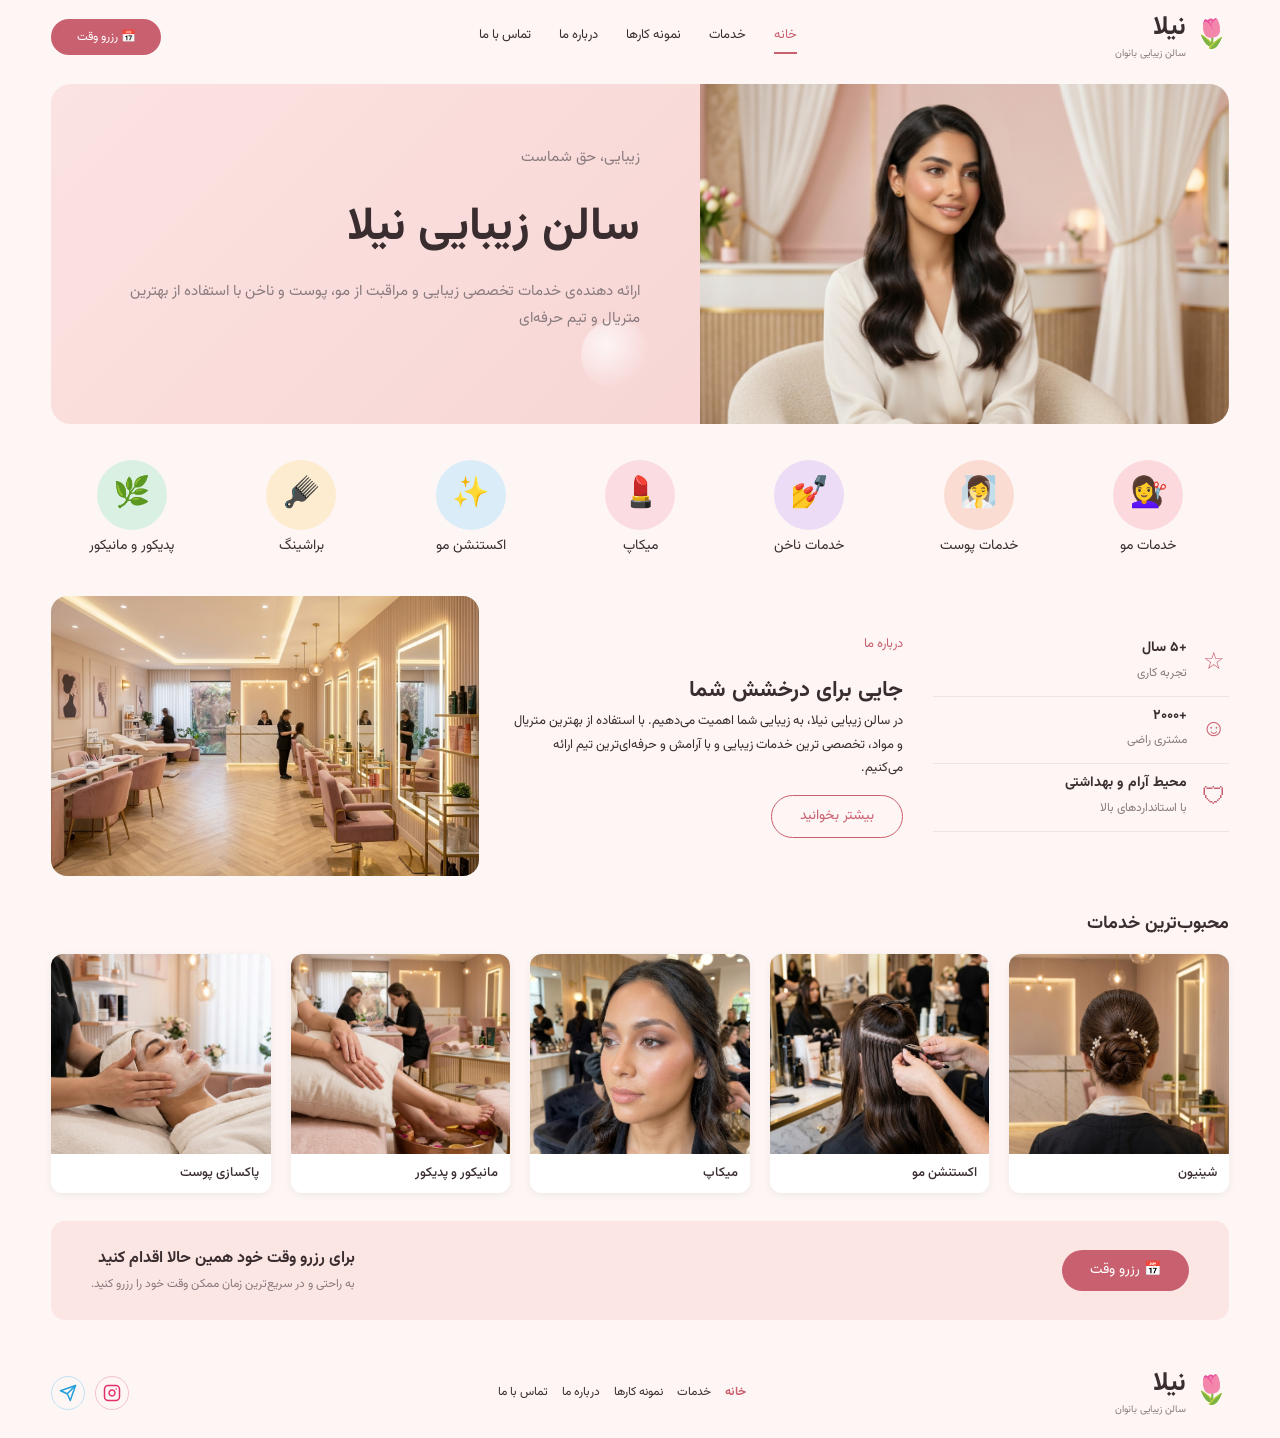
<file: index.html>
<!DOCTYPE html>
<html lang="en">
<head>
  <meta charset="UTF-8">
  <meta http-equiv="refresh"
content="0; url=saloon/arayesh.html">
  <title>Beauty Salon</title>
</head>
<body>
  <p>
    Redirecting ...
<a href="saloon/arayesh.html">Enter Website</a>
  </p>
</body>
</html>
</file>
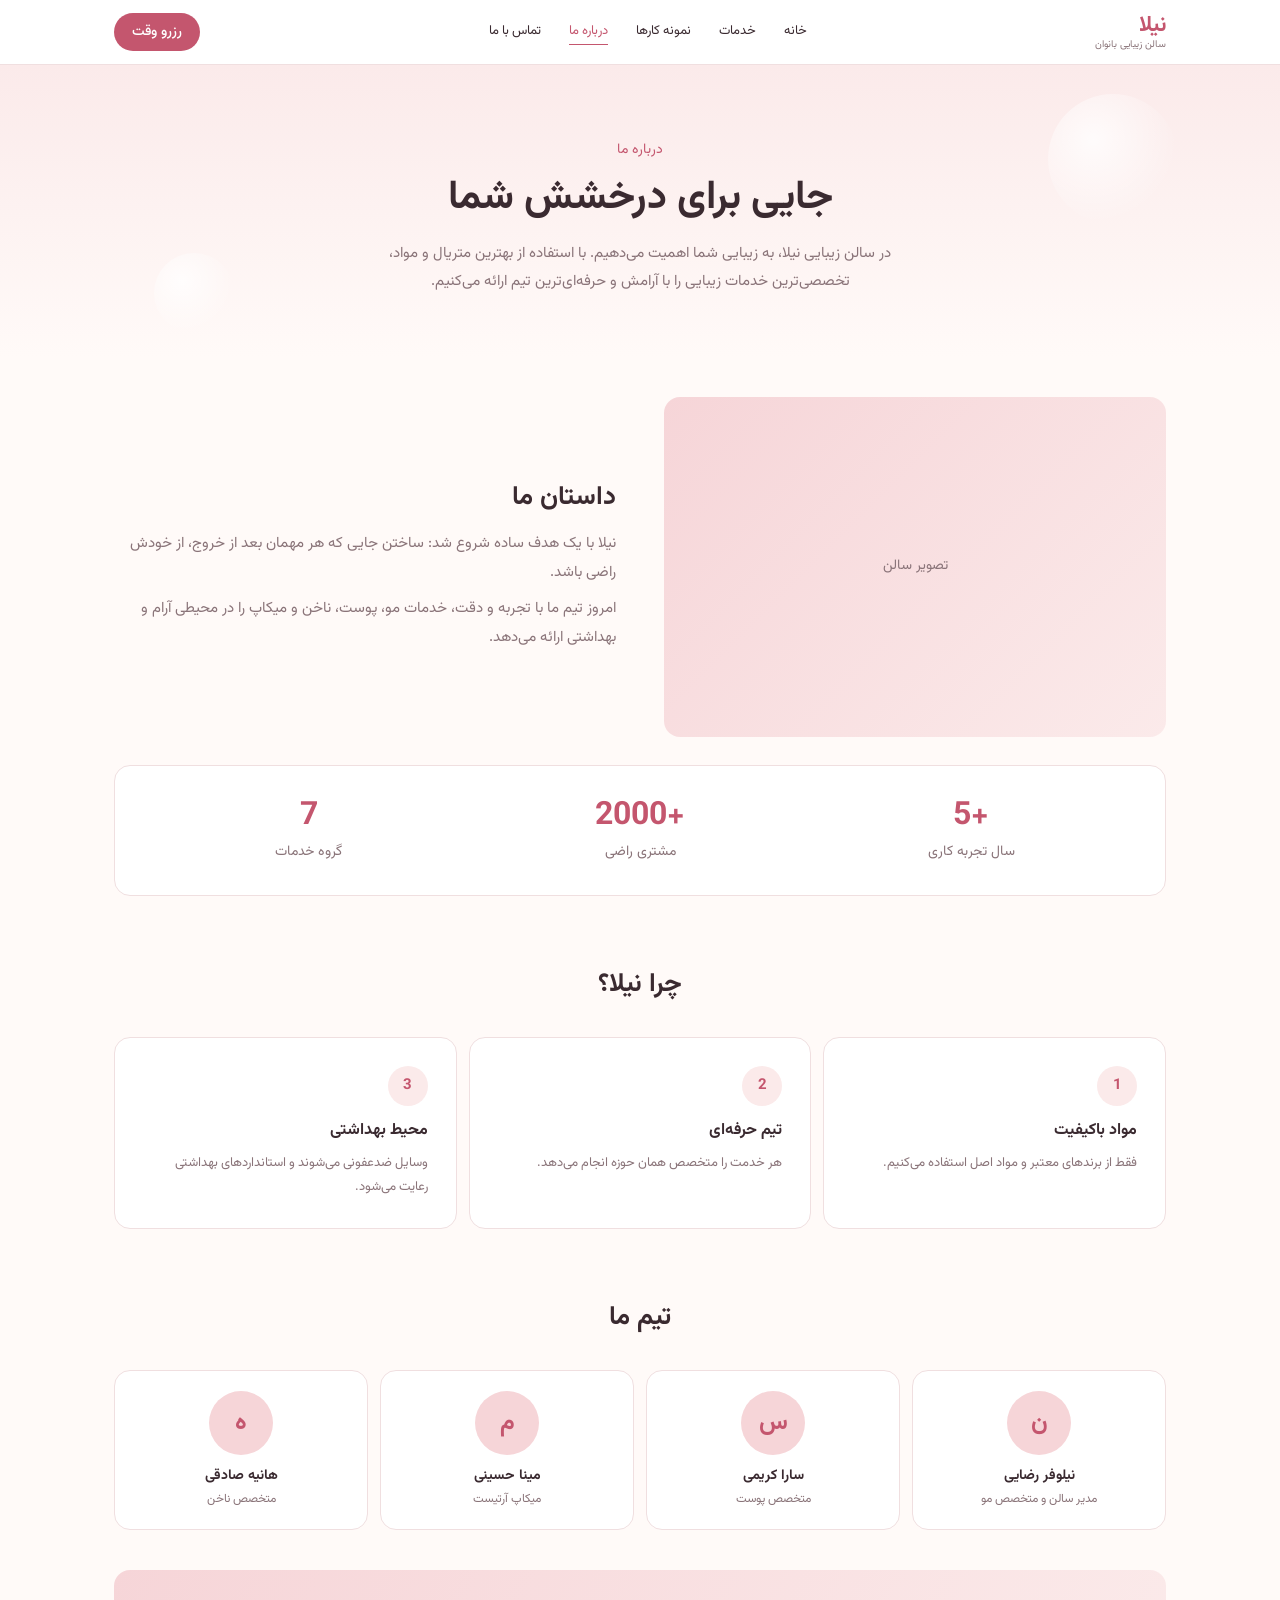
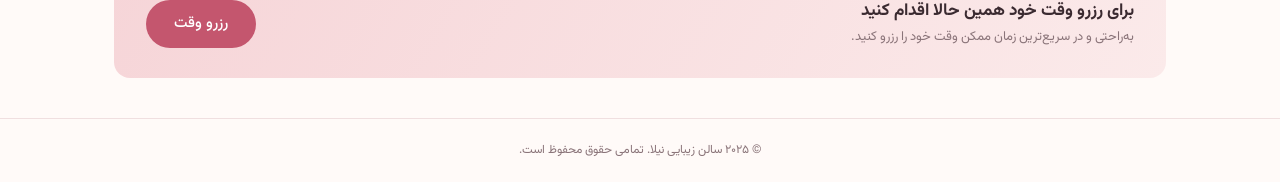
<file: saloon/aboutus.html>
<!DOCTYPE html>
<html lang="fa" dir="rtl">
<head>
  <meta charset="UTF-8">
  <meta name="viewport" content="width=device-width, initial-scale=1">
  <title>درباره ما | سالن زیبایی نیلا</title>
  <link href="https://fonts.googleapis.com/css2?family=Vazirmatn:wght@400;500;700&display=swap" rel="stylesheet">
  <link rel="stylesheet" href="styles/aboutus.css">
</head>
<body>

  <header class="header">
    <div class="wrap header-row">
      <a href="index.html" class="logo"><strong>نیلا</strong><small>سالن زیبایی بانوان</small></a>
      <nav class="menu">
        <a href="arayesh.html">خانه</a>
        <a href="service.html">خدمات</a>
        <a href="portofil.html">نمونه کارها</a>
        <a href="aboutus.html"  class="active">درباره ما</a>
        <a href="callus.html">تماس با ما</a>
      </nav>
      <a href="reserve.html" class="small-button">رزرو وقت</a>
    </div>
  </header>

  <main>

    
    <section class="hero">
      <div class="wrap">
        <p class="tag">درباره ما</p>
        <h1>جایی برای درخشش شما</h1>
        <p class="hero-text">در سالن زیبایی نیلا، به زیبایی شما اهمیت می‌دهیم. با استفاده از بهترین متریال و مواد، تخصصی‌ترین خدمات زیبایی را با آرامش و حرفه‌ای‌ترین تیم ارائه می‌کنیم.</p>
      </div>
    </section>

    
    <section class="wrap story">
      <div class="photo reveal">تصویر سالن</div>
      <div class="story-text reveal">
        <h2>داستان ما</h2>
        <p>نیلا با یک هدف ساده شروع شد: ساختن جایی که هر مهمان بعد از خروج، از خودش راضی باشد.</p>
        <p>امروز تیم ما با تجربه و دقت، خدمات مو، پوست، ناخن و میکاپ را در محیطی آرام و بهداشتی ارائه می‌دهد.</p>
      </div>
    </section>

    
    <section class="wrap">
      <div class="numbers reveal">
        <div><strong>+5</strong><span>سال تجربه کاری</span></div>
        <div><strong>+2000</strong><span>مشتری راضی</span></div>
        <div><strong>7</strong><span>گروه خدمات</span></div>
      </div>
    </section>

    
    <section class="wrap section">
      <h2 class="section-title">چرا نیلا؟</h2>
      <div class="cards">
        <div class="card reveal">
          <span class="icon">1</span>
          <h3>مواد باکیفیت</h3>
          <p>فقط از برندهای معتبر و مواد اصل استفاده می‌کنیم.</p>
        </div>
        <div class="card reveal">
          <span class="icon">2</span>
          <h3>تیم حرفه‌ای</h3>
          <p>هر خدمت را متخصص همان حوزه انجام می‌دهد.</p>
        </div>
        <div class="card reveal">
          <span class="icon">3</span>
          <h3>محیط بهداشتی</h3>
          <p>وسایل ضدعفونی می‌شوند و استانداردهای بهداشتی رعایت می‌شود.</p>
        </div>
      </div>
    </section>

    
    <section class="wrap section">
      <h2 class="section-title">تیم ما</h2>
      <div class="team">
        <div class="member reveal">
          <span class="avatar">ن</span>
          <h3>نیلوفر رضایی</h3>
          <p>مدیر سالن و متخصص مو</p>
        </div>
        <div class="member reveal">
          <span class="avatar">س</span>
          <h3>سارا کریمی</h3>
          <p>متخصص پوست</p>
        </div>
        <div class="member reveal">
          <span class="avatar">م</span>
          <h3>مینا حسینی</h3>
          <p>میکاپ آرتیست</p>
        </div>
        <div class="member reveal">
          <span class="avatar">ه</span>
          <h3>هانیه صادقی</h3>
          <p>متخصص ناخن</p>
        </div>
      </div>
    </section>

    
    <section class="wrap">
      <div class="cta reveal">
        <div>
          <h2>برای رزرو وقت خود همین حالا اقدام کنید</h2>
          <p>به‌راحتی و در سریع‌ترین زمان ممکن وقت خود را رزرو کنید.</p>
        </div>
        <a href="reserve.html" class="button">رزرو وقت</a>
      </div>
    </section>

  </main>

  <footer class="footer">
    <p>© ۲۰۲۵ سالن زیبایی نیلا. تمامی حقوق محفوظ است.</p>
  </footer>

</body>
</html>
</file>
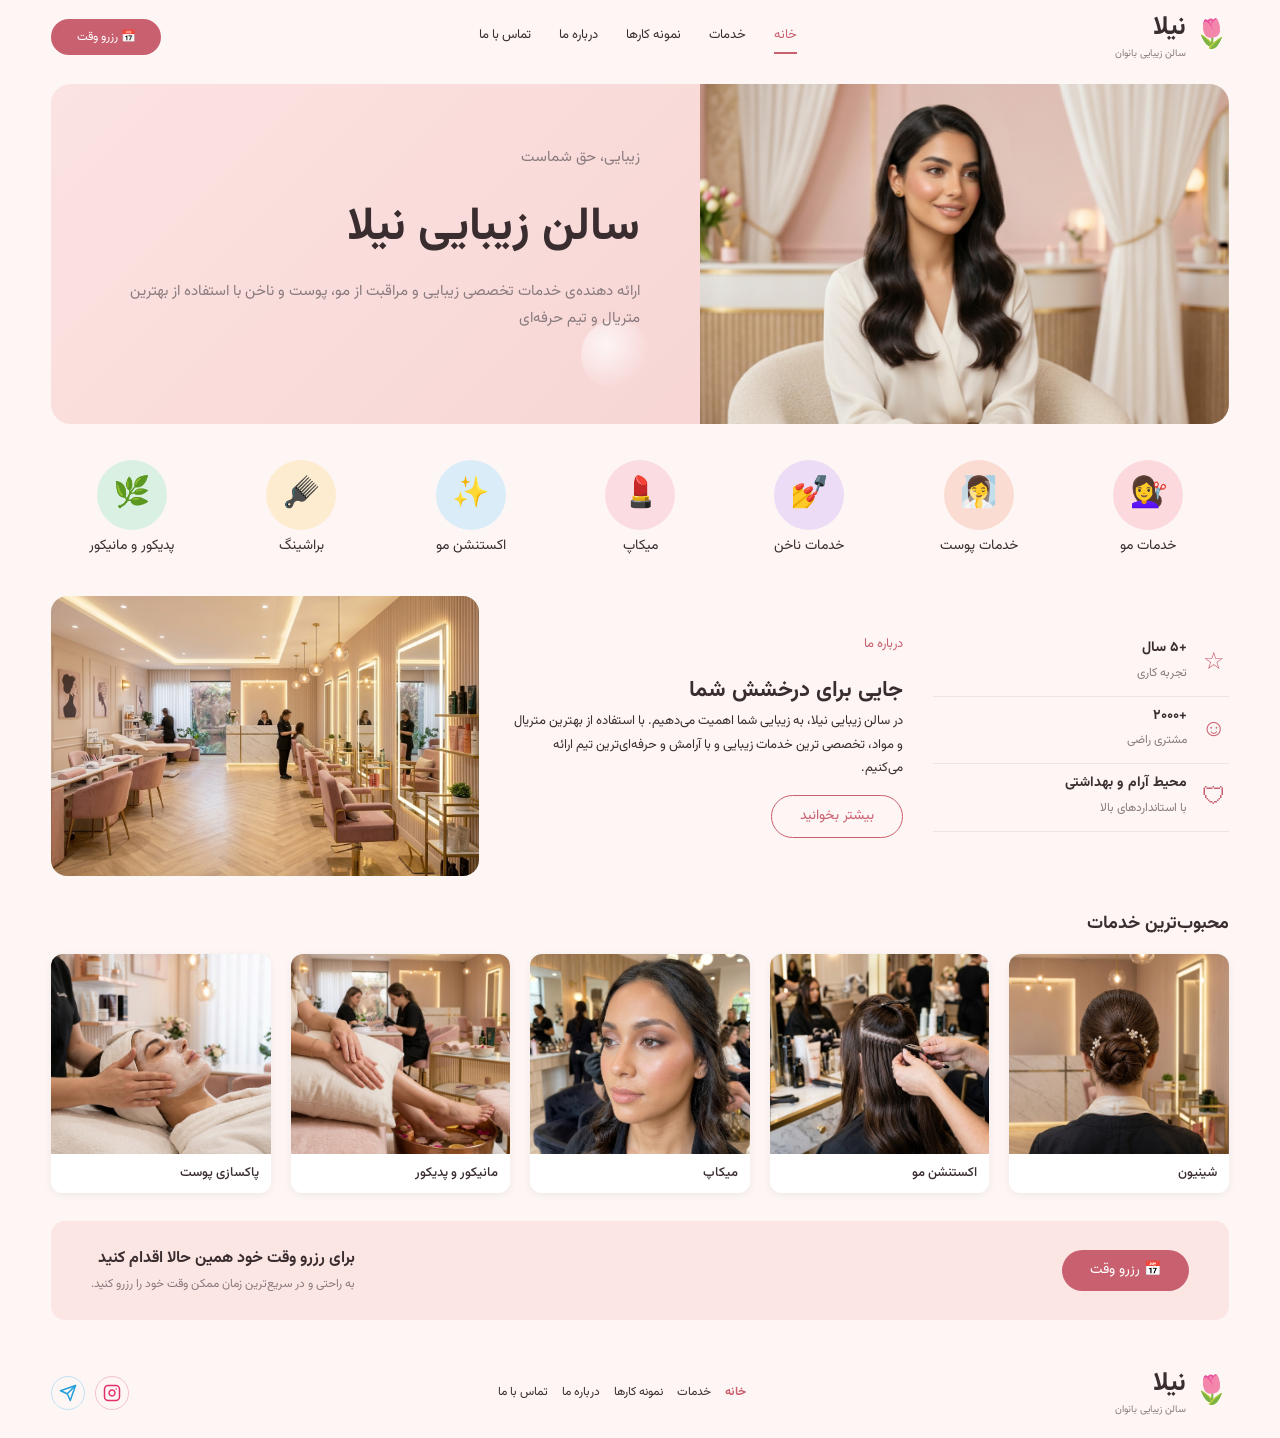
<file: saloon/arayesh.html>
<!DOCTYPE html>
<html lang="fa" dir="rtl">
<head>
  <meta charset="UTF-8">
  <meta name="viewport" content="width=device-width, initial-scale=1">
  <title>سالن زیبایی نیلا</title>
  <link href="https://fonts.googleapis.com/css2?family=Vazirmatn:wght@400;500;700&display=swap" rel="stylesheet">
  <link rel="stylesheet" href="styles/arayesh.css">
</head>
<body>

  
  <header class="header">
    <div class="box header-row">
      <a href="#" class="logo">
        <span class="logo-icon">🌷</span>
        <span>
          <b class="logo-name">نیلا</b>
          <small>سالن زیبایی بانوان</small>
        </span>
      </a>

      <nav class="menu">
        <a href="arayesh.html" class="active">خانه</a>
        <a href="service.html">خدمات</a>
        <a href="portofil.html">نمونه کارها</a>
        <a href="aboutus.html">درباره ما</a>
        <a href="callus.html">تماس با ما</a>
      </nav>

      <div class="header-left">
        <a href="reserve.html" class="btn btn-small">📅 رزرو وقت</a>
        
      </div>
    </div>
  </header>

  <main class="box">

    
    <section class="hero">
      <div class="hero-text">
        <p class="hero-small">زیبایی، حق شماست</p>
        <h1>سالن زیبایی نیلا</h1>
        <p>ارائه دهنده‌ی خدمات تخصصی زیبایی و مراقبت از مو، پوست و ناخن با استفاده از بهترین متریال و تیم حرفه‌ای</p>
        
      </div>
      
      <div class="hero-photo"></div>
    </section>

    
    <section class="categories">
      <a href="#" class="cat reveal"><span class="circle c1">💇‍♀️</span>خدمات مو</a>
      <a href="#" class="cat reveal"><span class="circle c2">🧖‍♀️</span>خدمات پوست</a>
      <a href="#" class="cat reveal"><span class="circle c3">💅</span>خدمات ناخن</a>
      <a href="#" class="cat reveal"><span class="circle c4">💄</span>میکاپ</a>
      <a href="#" class="cat reveal"><span class="circle c5">✨</span>اکستنشن مو</a>
      <a href="#" class="cat reveal"><span class="circle c6">🪮</span>براشینگ</a>
      <a href="#" class="cat reveal"><span class="circle c7">🌿</span>پدیکور و مانیکور</a>
      
    </section>

    
    <section class="about" id="about">
      <div class="about-photo reveal">
      </div>

      <div class="about-text reveal">
        <p class="label">درباره ما</p>
        <h2>جایی برای درخشش شما</h2>
        <p>در سالن زیبایی نیلا، به زیبایی شما اهمیت می‌دهیم. با استفاده از بهترین متریال و مواد، تخصصی ترین خدمات زیبایی و با آرامش و حرفه‌ای‌ترین تیم ارائه می‌کنیم.</p>
        <a href="aboutus.html" class="btn btn-line">بیشتر بخوانید</a>
      </div>

      <ul class="stats">
        <li class="reveal"><span class="stat-icon">☆</span><div><b>+۵ سال</b><small>تجربه کاری</small></div></li>
        <li class="reveal"><span class="stat-icon">☺</span><div><b>+۲۰۰۰</b><small>مشتری راضی</small></div></li>
        <li class="reveal"><span class="stat-icon">🛡</span><div><b>محیط آرام و بهداشتی</b><small>با استانداردهای بالا</small></div></li>
      </ul>
    </section>

    
    <section class="services" id="services">
      <div class="title-row reveal">
        <h2>محبوب‌ترین خدمات</h2>
        
      </div>

      <div class="cards">
        <a href="#" class="card reveal"><div class="card-pic p1"></div><p>شینیون</p></a>
        <a href="#" class="card reveal"><div class="card-pic p2"></div><p>اکستنشن مو</p></a>
        <a href="#" class="card reveal"><div class="card-pic p3"></div><p>میکاپ</p></a>
        <a href="#" class="card reveal"><div class="card-pic p4"></div><p>مانیکور و پدیکور</p></a>
        <a href="#" class="card reveal"><div class="card-pic p5"></div><p>پاکسازی پوست</p></a>
      </div>
    </section>

    
    <section class="book reveal" id="book">
      <div>
        <h3>برای رزرو وقت خود همین حالا اقدام کنید</h3>
        <p>به راحتی و در سریع‌ترین زمان ممکن وقت خود را رزرو کنید.</p>
        </div>
      <a href="reserve.html" class="btn">📅 رزرو وقت</a>
    </section>

  </main>

  
  <footer class="footer">
    <div class="box footer-row">
      <a href="#" class="logo">
        <span class="logo-icon">🌷</span>
        <span>
          <b class="logo-name">نیلا</b>
          <small>سالن زیبایی بانوان</small>
        </span>
      </a>

      <nav class="footer-menu">
        <a href="arayesh.html" class="active">خانه</a>
        <a href="service.html">خدمات</a>
        <a href="portofil.html">نمونه کارها</a>
        <a href="aboutus.html">درباره ما</a>
        <a href="callus.html">تماس با ما</a>
      </nav>

      <div class="social">
        <a href="https://instagram.com" class="insta" target="_blank" rel="noopener" aria-label="اینستاگرام">
          <svg viewBox="0 0 24 24" aria-hidden="true">
            <rect x="2" y="2" width="20" height="20" rx="5"/>
            <path d="M16 11.37A4 4 0 1 1 12.63 8 4 4 0 0 1 16 11.37z"/>
            <line x1="17.5" y1="6.5" x2="17.51" y2="6.5"/>
          </svg>
        </a>

        <a href="https://web.telegram.com" class="tel" target="_blank" rel="noopener" aria-label="تلگرام">
          <svg viewBox="0 0 24 24" aria-hidden="true">
            <line x1="22" y1="2" x2="11" y2="13"/>
            <polygon points="22 2 15 22 11 13 2 9 22 2"/>
          </svg>
        </a>
      </div>

      
    </div>
  </footer>

</body>
</html>
</file>
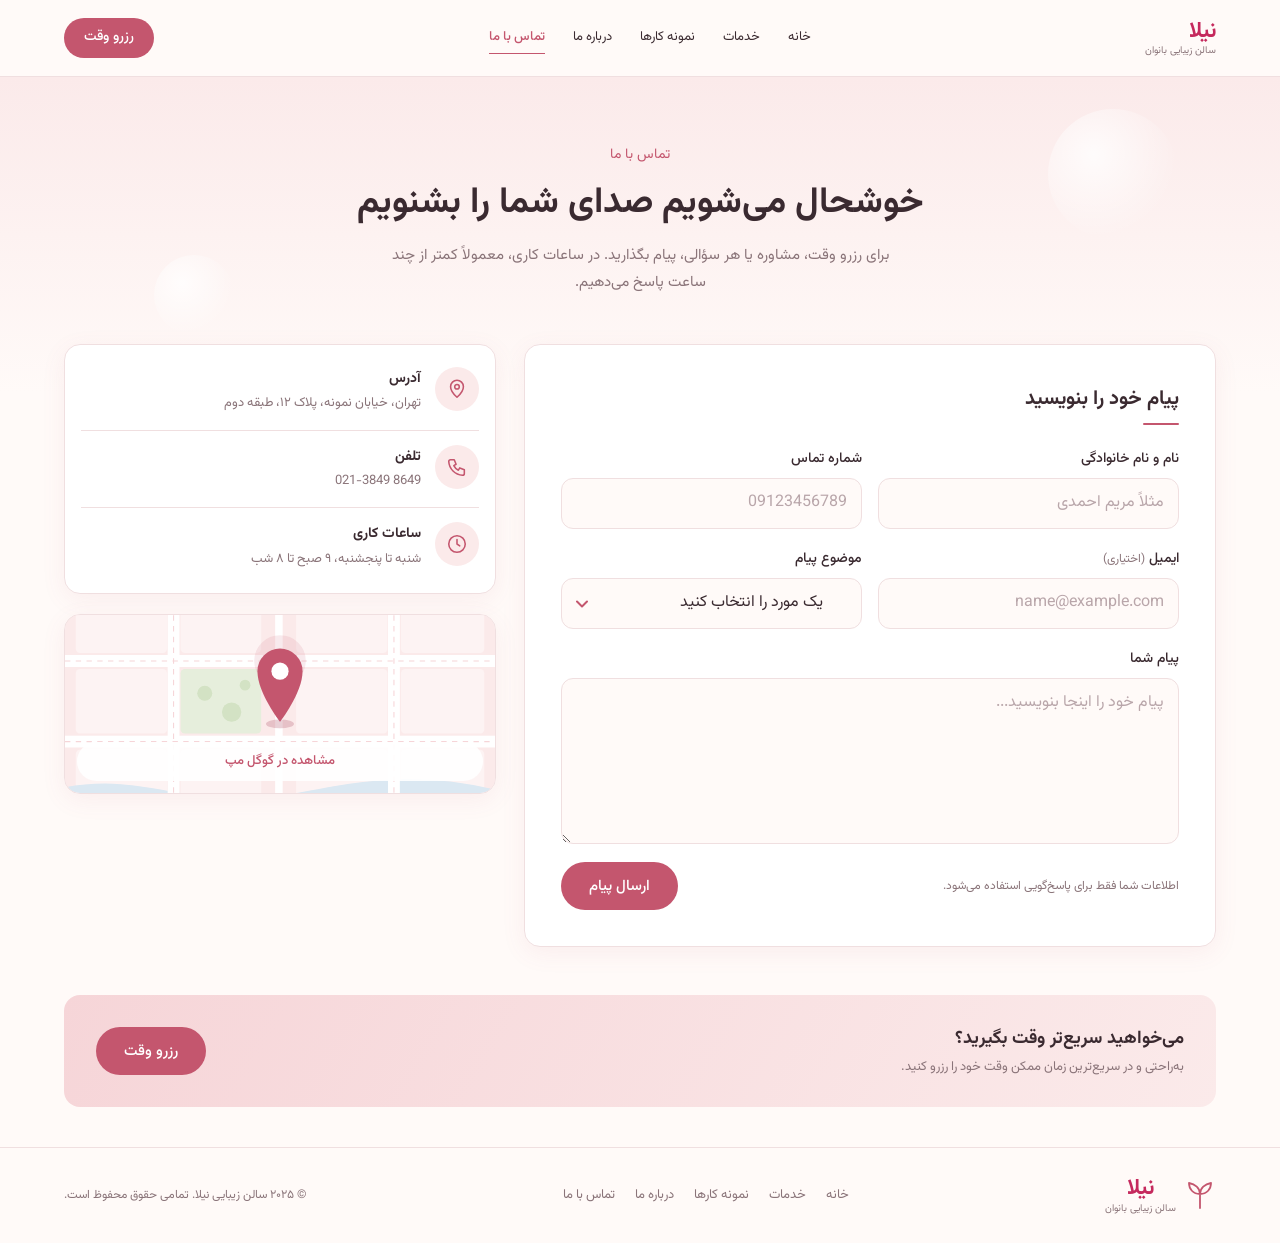
<file: saloon/callus.html>
<!DOCTYPE html>
<html lang="fa" dir="rtl">
<head>
  <meta charset="UTF-8">
  <meta name="viewport" content="width=device-width, initial-scale=1">
  <title>تماس با ما | سالن زیبایی نیلا</title>
  <link rel="preconnect" href="https://fonts.googleapis.com">
  <link rel="preconnect" href="https://fonts.gstatic.com" crossorigin>
  <link href="https://fonts.googleapis.com/css2?family=Vazirmatn:wght@400;500;700&display=swap" rel="stylesheet">
  <link rel="stylesheet" href="styles/callus.css">
</head>
<body>

  
  <header class="header">
    <div class="container header__inner">
      <a href="index.html" class="logo" aria-label="نیلا - صفحه اصلی">
        <span class="logo__text"><strong>نیلا</strong><small>سالن زیبایی بانوان</small></span>
      </a>

      <input type="checkbox" id="nav-toggle" class="nav-toggle" aria-label="باز و بسته کردن منو">
      <label for="nav-toggle" class="nav-burger" aria-hidden="true"><span></span></label>

      <nav class="nav" aria-label="منوی اصلی">
        <a href="arayesh.html">خانه</a>
        <a href="service.html">خدمات</a>
        <a href="portofil.html">نمونه کارها</a>
        <a href="aboutus.html">درباره ما</a>
        <a href="callus.html" aria-current="page">تماس با ما</a>
      </nav>

      <a href="reserve.html" class="btn btn--primary btn--sm header__cta">رزرو وقت</a>
    </div>
  </header>

  <main>
   
    <section class="hero">
      <div class="container">
        <p class="eyebrow">تماس با ما</p>
        <h1>خوشحال می‌شویم صدای شما را بشنویم</h1>
        <p class="hero__text">برای رزرو وقت، مشاوره یا هر سؤالی، پیام بگذارید. در ساعات کاری، معمولاً کمتر از چند ساعت پاسخ می‌دهیم.</p>
      </div>
    </section>

    <section class="contact container">

      
      <div class="card form-card">
        <h2>پیام خود را بنویسید</h2>

        <form class="form" action="#" method="post">
          <div class="field">
            <label for="name">نام و نام خانوادگی</label>
            <input type="text" id="name" name="name" placeholder="مثلاً مریم احمدی" autocomplete="name" required>
          </div>

          <div class="field">
            <label for="phone">شماره تماس</label>
            <input type="tel" id="phone" name="phone" placeholder="09123456789" autocomplete="tel" inputmode="tel" dir="ltr" required>
          </div>

          <div class="field">
            <label for="email">ایمیل <span class="optional">(اختیاری)</span></label>
            <input type="email" id="email" name="email" placeholder="name@example.com" autocomplete="email" dir="ltr">
          </div>

          <div class="field">
            <label for="subject">موضوع پیام</label>
            <select id="subject" name="subject" required>
              <option value="" disabled selected>یک مورد را انتخاب کنید</option>
              <option>رزرو وقت</option>
              <option>مشاوره خدمات</option>
              <option>پیشنهاد یا انتقاد</option>
              <option>سایر موارد</option>
            </select>
          </div>

          <div class="field field--full">
            <label for="message">پیام شما</label>
            <textarea id="message" name="message" rows="5" placeholder="پیام خود را اینجا بنویسید..." required></textarea>
          </div>

          <div class="form__footer field--full">
            <button type="submit" class="btn btn--primary">ارسال پیام</button>
            <p class="form__note">اطلاعات شما فقط برای پاسخ‌گویی استفاده می‌شود.</p>
          </div>
        </form>
      </div>

     
      <aside class="info">
        <ul class="card info-list">
          <li class="reveal">
            <span class="icon" aria-hidden="true"><svg viewBox="0 0 24 24"><path d="M12 21s7-6.2 7-11.5A7 7 0 0 0 5 9.5C5 14.8 12 21 12 21z"/><circle cx="12" cy="9.5" r="2.5"/></svg></span>
            <div><h3>آدرس</h3><p>تهران، خیابان نمونه، پلاک ۱۲، طبقه دوم</p></div>
          </li>
          <li class="reveal">
            <span class="icon" aria-hidden="true"><svg viewBox="0 0 24 24"><path d="M5 4h4l2 5-2.5 1.5a11 11 0 0 0 5 5L15 13l5 2v4a2 2 0 0 1-2 2A16 16 0 0 1 3 6a2 2 0 0 1 2-2z"/></svg></span>
            <div><h3>تلفن</h3><p><a href="tel:+982100000000" dir="ltr">021-3849 8649</a></p></div>
          </li>
          <li class="reveal">
            <span class="icon" aria-hidden="true"><svg viewBox="0 0 24 24"><circle cx="12" cy="12" r="9"/><path d="M12 7v5l3 2"/></svg></span>
            <div><h3>ساعات کاری</h3><p>شنبه تا پنجشنبه، ۹ صبح تا ۸ شب</p></div>
          </li>
        </ul>

      
        <a class="card map"
   href="https://www.google.com/maps/search/?api=1&query=تهران+خیابان+نمونه"
   target="_blank" rel="noopener noreferrer"
   aria-label="مشاهده موقعیت سالن در گوگل مپ">
  <img src="image/map.svg" loading="lazy">
  <span class="map__label">مشاهده در گوگل مپ</span>
</a>

      </aside>

    </section>

    
    <section class="container">
      <div class="cta reveal">
        <div>
          <h2>می‌خواهید سریع‌تر وقت بگیرید؟</h2>
          <p>به‌راحتی و در سریع‌ترین زمان ممکن وقت خود را رزرو کنید.</p>
        </div>
        <a href="booking.html" class="btn btn--primary">رزرو وقت</a>
      </div>
    </section>
  </main>
  
  <footer class="footer">
    <div class="container footer__inner">
      <a href="index.html" class="logo" aria-label="نیلا">
        <svg class="logo__icon" viewBox="0 0 32 32" aria-hidden="true"><path d="M16 29V15M16 15C16 9 11 5 5 4c0 6 4 11 11 11zM16 15c0-6 5-10 11-11 0 6-4 11-11 11z" fill="none" stroke="currentColor" stroke-width="1.8" stroke-linecap="round" stroke-linejoin="round"/></svg>
        <span class="logo__text"><strong>نیلا</strong><small>سالن زیبایی بانوان</small></span>
      </a>
      <nav class="footer__nav" aria-label="پیوندهای پایین صفحه">
        <a href="arayesh.html">خانه</a>
        <a href="service.html">خدمات</a>
        <a href="portofil.html" class="active">نمونه کارها</a>
        <a href="aboutus.html">درباره ما</a>
        <a href="callus.html">تماس با ما</a>
      </nav>
      <p class="footer__copy">© ۲۰۲۵ سالن زیبایی نیلا. تمامی حقوق محفوظ است.</p>
    </div>
  </footer>

</body>
</html>
</file>
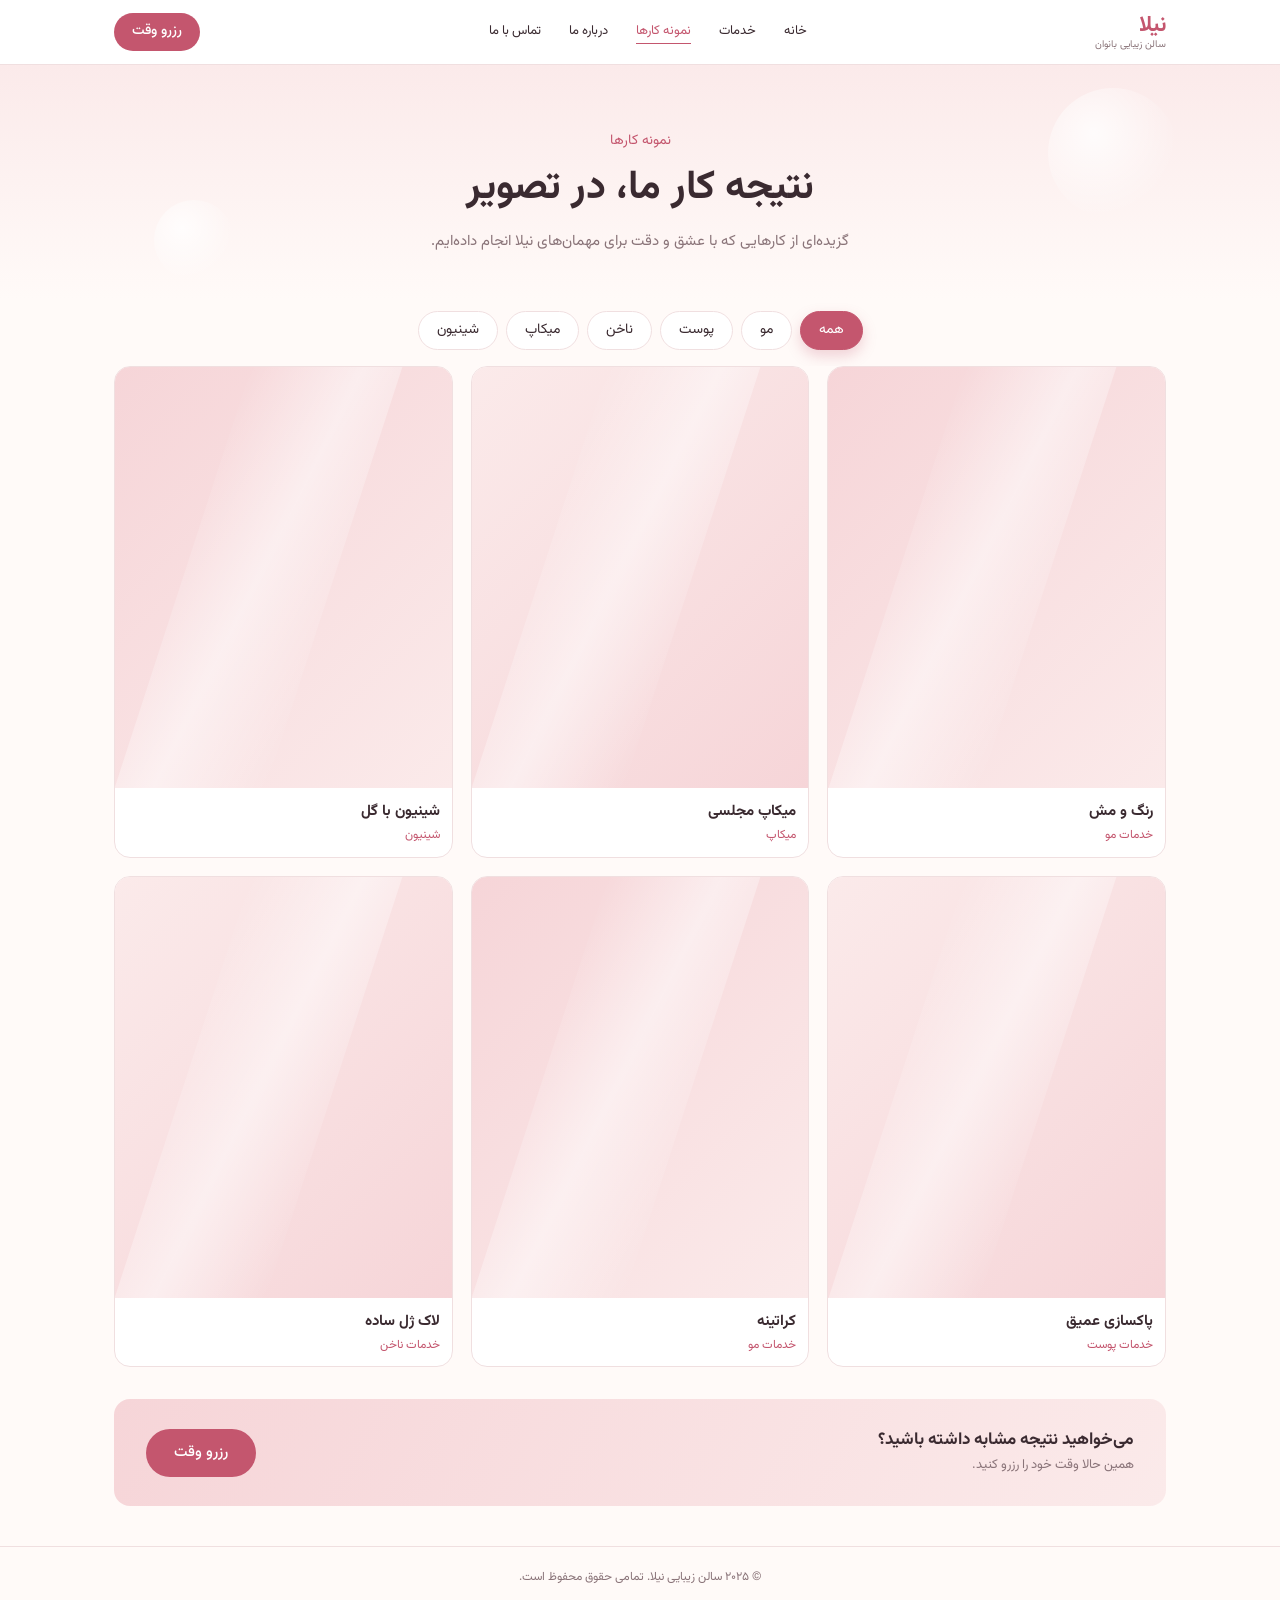
<file: saloon/portofil.html>
<!DOCTYPE html>
<html lang="fa" dir="rtl">
<head>
  <meta charset="UTF-8">
  <meta name="viewport" content="width=device-width, initial-scale=1">
  <title>نمونه کارها | سالن زیبایی نیلا</title>
  <link href="https://fonts.googleapis.com/css2?family=Vazirmatn:wght@400;500;700&display=swap" rel="stylesheet">
  <link rel="stylesheet" href="styles/portofil.css">
</head>
<body>

  <header class="header">
    <div class="wrap header-row">
      <a href="index.html" class="logo"><strong>نیلا</strong><small>سالن زیبایی بانوان</small></a>
      <nav class="menu">
        <a href="arayesh.html">خانه</a>
        <a href="service.html">خدمات</a>
        <a href="portofil.html" class="active">نمونه کارها</a>
        <a href="aboutus.html">درباره ما</a>
        <a href="callus.html">تماس با ما</a>
      </nav>
      <a href="reserve.html" class="small-button">رزرو وقت</a>
    </div>
  </header>

  <main>

    
    <section class="hero">
      <div class="wrap">
        <p class="tag">نمونه کارها</p>
        <h1>نتیجه کار ما، در تصویر</h1>
        <p class="hero-text">گزیده‌ای از کارهایی که با عشق و دقت برای مهمان‌های نیلا انجام داده‌ایم.</p>
      </div>
    </section>

    <section class="wrap gallery">

      
      <div class="filter">
        <label class="chip"><input type="radio" name="filter" id="all" checked><span>همه</span></label>
        <label class="chip"><input type="radio" name="filter" id="hair"><span>مو</span></label>
        <label class="chip"><input type="radio" name="filter" id="skin"><span>پوست</span></label>
        <label class="chip"><input type="radio" name="filter" id="nail"><span>ناخن</span></label>
        <label class="chip"><input type="radio" name="filter" id="makeup"><span>میکاپ</span></label>
        <label class="chip"><input type="radio" name="filter" id="bun"><span>شینیون</span></label>
      </div>

      
      <div class="grid">
        <figure class="item hair">
          <div class="photo"></div>
          <figcaption><h3>رنگ و مش</h3><p>خدمات مو</p></figcaption>
        </figure>
        
        <figure class="item makeup">
          <div class="photo"></div>
          <figcaption><h3>میکاپ مجلسی</h3><p>میکاپ</p></figcaption>
        </figure>
        <figure class="item bun">
          <div class="photo"></div>
          <figcaption><h3>شینیون با گل</h3><p>شینیون</p></figcaption>
        </figure>
        <figure class="item skin">
          <div class="photo"></div>
          <figcaption><h3>پاکسازی عمیق</h3><p>خدمات پوست</p></figcaption>
        </figure>
        <figure class="item hair">
          <div class="photo"></div>
          <figcaption><h3>کراتینه</h3><p>خدمات مو</p></figcaption>
        </figure>
        <figure class="item nail">
          <div class="photo"></div>
          <figcaption><h3>لاک ژل ساده</h3><p>خدمات ناخن</p></figcaption>
        </figure>
        
      </div>

    </section>

   
    <section class="wrap">
      <div class="cta reveal">
        <div>
          <h2>می‌خواهید نتیجه مشابه داشته باشید؟</h2>
          <p>همین حالا وقت خود را رزرو کنید.</p>
        </div>
        <a href="reserve.html" class="button">رزرو وقت</a>
      </div>
    </section>

  </main>

  <footer class="footer">
    <p>© ۲۰۲۵ سالن زیبایی نیلا. تمامی حقوق محفوظ است.</p>
  </footer>

</body>
</html>
</file>
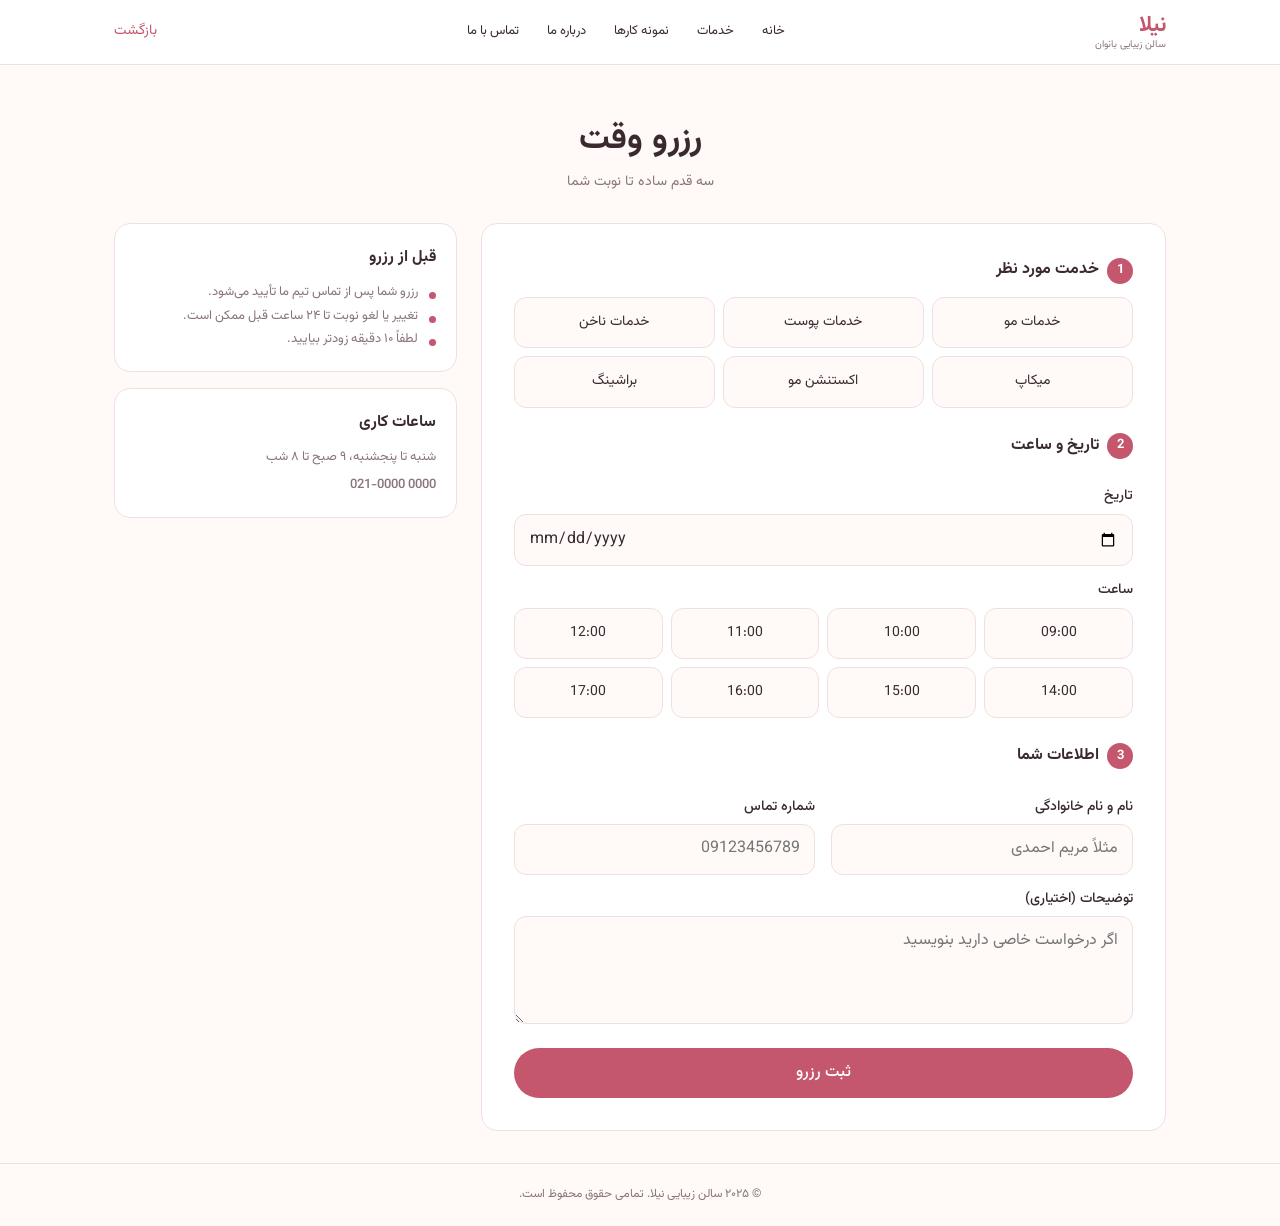
<file: saloon/reserve.html>
<!DOCTYPE html>
<html lang="fa" dir="rtl">
<head>
  <meta charset="UTF-8">
  <meta name="viewport" content="width=device-width, initial-scale=1">
  <title>رزرو وقت | سالن زیبایی نیلا</title>
  <link href="https://fonts.googleapis.com/css2?family=Vazirmatn:wght@400;500;700&display=swap" rel="stylesheet">
  <link rel="stylesheet" href="styles/reserve.css">
</head>
<body>

  <header class="header">
    <div class="wrap header-row">
      <a href="index.html" class="logo"><strong>نیلا</strong><small>سالن زیبایی بانوان</small></a>
      <nav class="menu">
        <a href="arayesh.html">خانه</a>
        <a href="service.html">خدمات</a>
        <a href="portofil.html">نمونه کارها</a>
        <a href="aboutus.html">درباره ما</a>
        <a href="callus.html">تماس با ما</a>
      </nav>
      <a href="arayesh.html" class="back">بازگشت</a>
    </div>
  </header>

  <main class="wrap">
    <div class="title">
      <h1>رزرو وقت</h1>
      <p>سه قدم ساده تا نوبت شما</p>
    </div>

    <div class="layout">

      <form class="card" action="#" method="post">

        
        <fieldset class="reveal">
          <legend><span class="num">1</span> خدمت مورد نظر</legend>
          <div class="grid services">
            <label class="option"><input type="radio" name="service" value="hair" required><span class="box">خدمات مو</span></label>
            <label class="option"><input type="radio" name="service" value="skin"><span class="box">خدمات پوست</span></label>
            <label class="option"><input type="radio" name="service" value="nail"><span class="box">خدمات ناخن</span></label>
            <label class="option"><input type="radio" name="service" value="makeup"><span class="box">میکاپ</span></label>
            <label class="option"><input type="radio" name="service" value="extension"><span class="box">اکستنشن مو</span></label>
            <label class="option"><input type="radio" name="service" value="blowdry"><span class="box">براشینگ</span></label>
          </div>
        </fieldset>

        
        <fieldset class="reveal">
          <legend><span class="num">2</span> تاریخ و ساعت</legend>

          <label class="label" for="date">تاریخ</label>
          <input class="input" type="date" id="date" name="date" required>

          <p class="label">ساعت</p>
          <div class="grid times">
            <label class="option"><input type="radio" name="time" value="09:00" required><span class="box">09:00</span></label>
            <label class="option"><input type="radio" name="time" value="10:00"><span class="box">10:00</span></label>
            <label class="option"><input type="radio" name="time" value="11:00"><span class="box">11:00</span></label>
            <label class="option"><input type="radio" name="time" value="12:00"><span class="box">12:00</span></label>
            <label class="option"><input type="radio" name="time" value="14:00"><span class="box">14:00</span></label>
            <label class="option"><input type="radio" name="time" value="15:00"><span class="box">15:00</span></label>
            <label class="option"><input type="radio" name="time" value="16:00"><span class="box">16:00</span></label>
            <label class="option"><input type="radio" name="time" value="17:00"><span class="box">17:00</span></label>
          </div>
        </fieldset>

      
        <fieldset class="reveal">
          <legend><span class="num">3</span> اطلاعات شما</legend>

          <div class="grid info">
            <div>
              <label class="label" for="name">نام و نام خانوادگی</label>
              <input class="input" type="text" id="name" name="name" placeholder="مثلاً مریم احمدی" required>
            </div>
            <div>
              <label class="label" for="phone">شماره تماس</label>
              <input class="input" type="tel" id="phone" name="phone" placeholder="09123456789" dir="ltr" required>
            </div>
          </div>

          <label class="label" for="note">توضیحات (اختیاری)</label>
          <textarea class="input" id="note" name="note" rows="3" placeholder="اگر درخواست خاصی دارید بنویسید"></textarea>
        </fieldset>

        <button type="submit" class="button">ثبت رزرو</button>
      </form>

      <aside class="side">
        <div class="card">
          <h2>قبل از رزرو</h2>
          <ul>
            <li>رزرو شما پس از تماس تیم ما تأیید می‌شود.</li>
            <li>تغییر یا لغو نوبت تا ۲۴ ساعت قبل ممکن است.</li>
            <li>لطفاً ۱۰ دقیقه زودتر بیایید.</li>
          </ul>
        </div>
        <div class="card">
          <h2>ساعات کاری</h2>
          <p>شنبه تا پنجشنبه، ۹ صبح تا ۸ شب</p>
          <p class="phone"><a href="tel:+982100000000" dir="ltr">021-0000 0000</a></p>
        </div>
      </aside>

    </div>
  </main>

  <footer class="footer">
    <p>© ۲۰۲۵ سالن زیبایی نیلا. تمامی حقوق محفوظ است.</p>
  </footer>

</body>
</html>
</file>
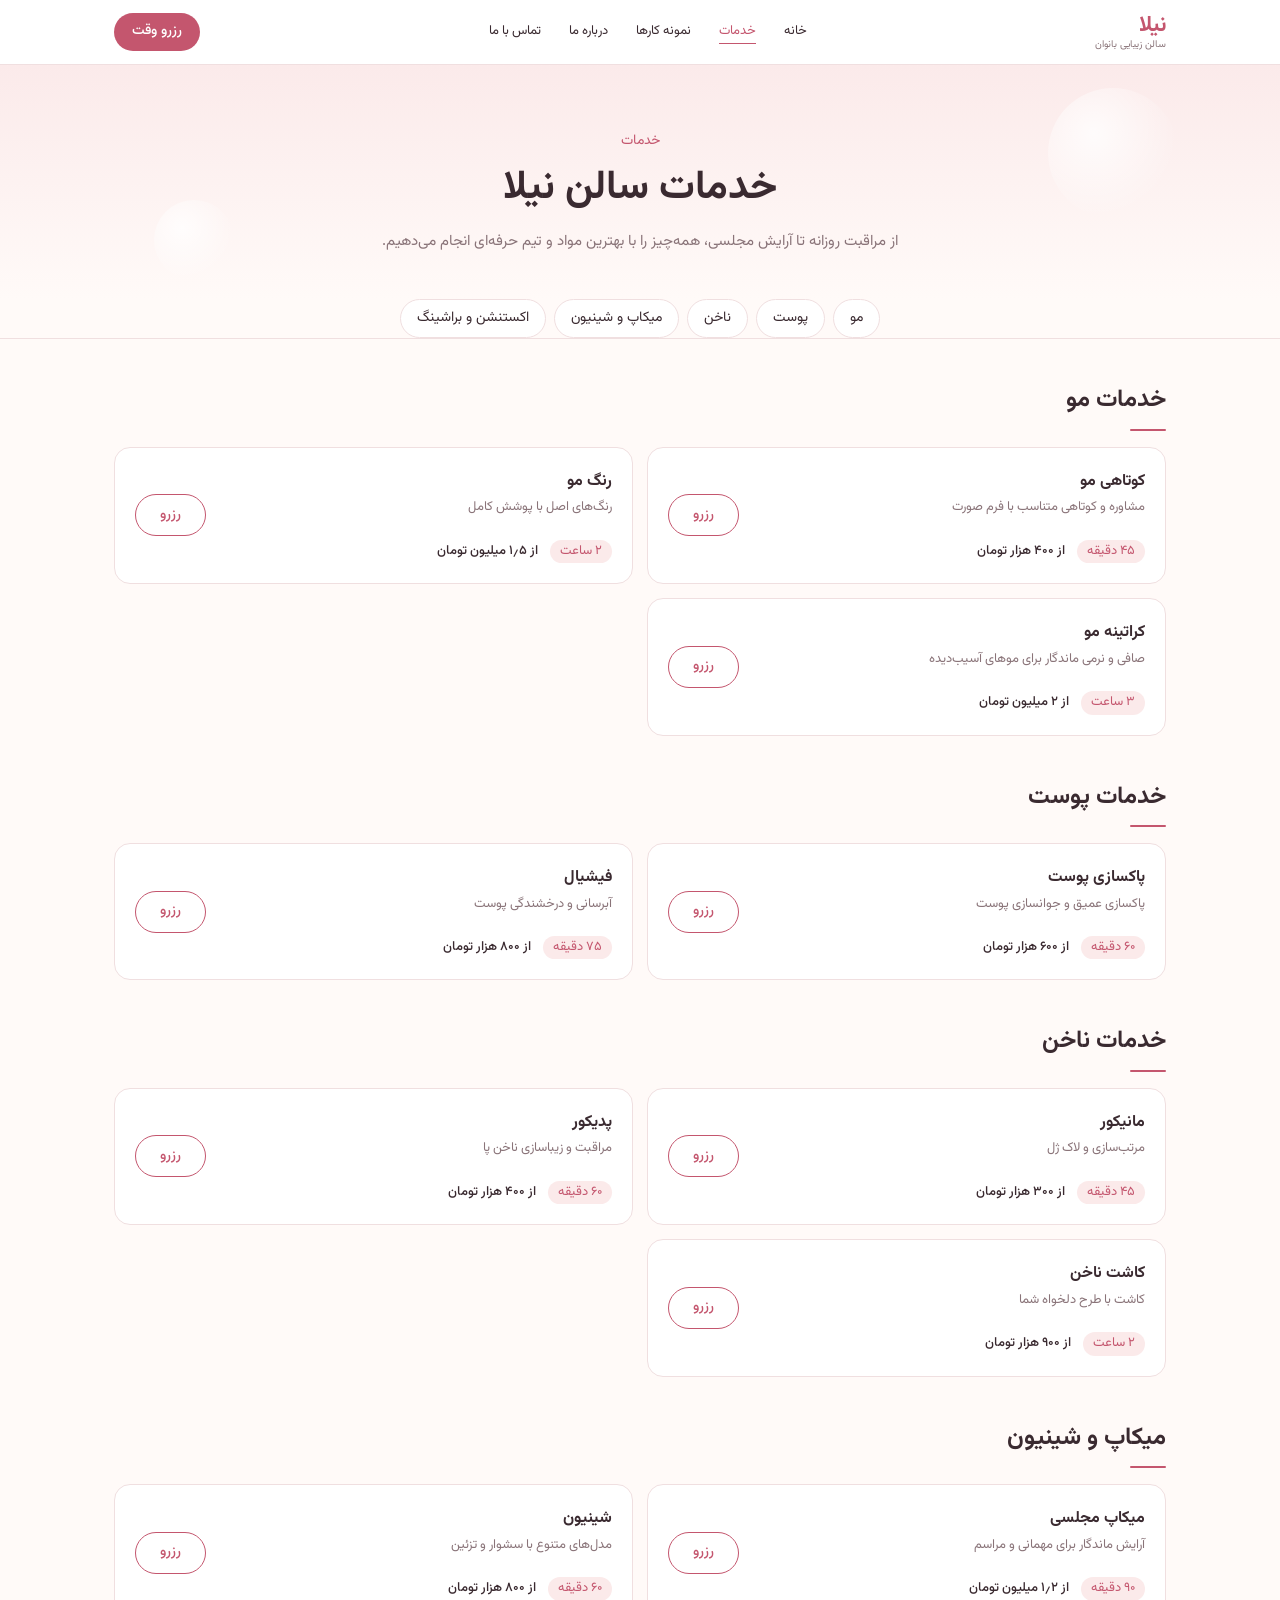
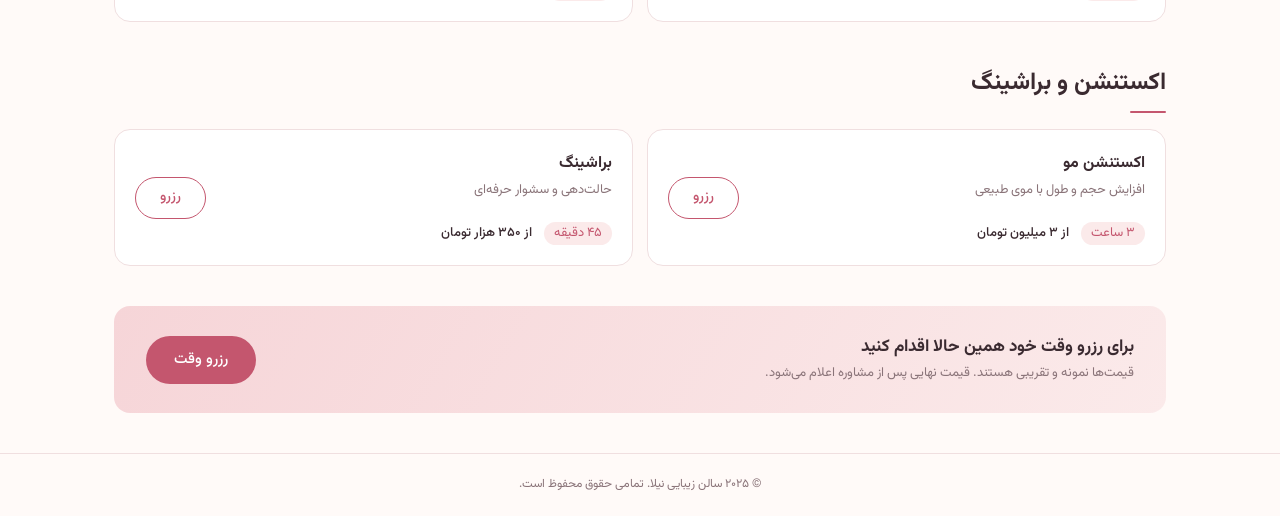
<file: saloon/service.html>
<!DOCTYPE html>
<html lang="fa" dir="rtl">
<head>
  <meta charset="UTF-8">
  <meta name="viewport" content="width=device-width, initial-scale=1">
  <title>خدمات | سالن زیبایی نیلا</title>
  <link href="https://fonts.googleapis.com/css2?family=Vazirmatn:wght@400;500;700&display=swap" rel="stylesheet">
  <link rel="stylesheet" href="styles/service.css">
  <style>

</style>
</head>
<body>

  <header class="header">
    <div class="wrap header-row">
      <a href="index.html" class="logo"><strong>نیلا</strong><small>سالن زیبایی بانوان</small></a>
      <nav class="menu">
        <a href="arayesh.html">خانه</a>
        <a href="service.html"  class="active">خدمات</a>
        <a href="portofil.html">نمونه کارها</a>
        <a href="aboutus.html">درباره ما</a>
        <a href="callus.html">تماس با ما</a>
      </nav>
      <a href="reserve.html" class="small-button">رزرو وقت</a>
    </div>
  </header>

  <main>

    
    <section class="hero">
      <div class="wrap">
        <p class="tag">خدمات</p>
        <h1>خدمات سالن نیلا</h1>
        <p class="hero-text">از مراقبت روزانه تا آرایش مجلسی، همه‌چیز را با بهترین مواد و تیم حرفه‌ای انجام می‌دهیم.</p>
      </div>
    </section>

    
    <nav class="tabs" aria-label="دسته‌بندی خدمات">
      <div class="wrap tabs-row">
        <a href="#hair">مو</a>
        <a href="#skin">پوست</a>
        <a href="#nail">ناخن</a>
        <a href="#makeup">میکاپ و شینیون</a>
        <a href="#extension">اکستنشن و براشینگ</a>
      </div>
    </nav>

    <div class="wrap lists">
      <section id="hair" class="group">
        <h2>خدمات مو</h2>
        <ul class="list">
          <li class="item">
            <div class="info"><h3>کوتاهی مو</h3><p>مشاوره و کوتاهی متناسب با فرم صورت</p></div>
            <div class="meta"><span class="time">۴۵ دقیقه</span><span class="price">از ۴۰۰ هزار تومان</span></div>
            <a href="reserve.html" class="book">رزرو</a>
          </li>
          <li class="item">
            <div class="info"><h3>رنگ مو</h3><p>رنگ‌های اصل با پوشش کامل</p></div>
            <div class="meta"><span class="time">۲ ساعت</span><span class="price">از ۱٫۵ میلیون تومان</span></div>
            <a href="reserve.html" class="book">رزرو</a>
          </li>
          <li class="item">
            <div class="info"><h3>کراتینه مو</h3><p>صافی و نرمی ماندگار برای موهای آسیب‌دیده</p></div>
            <div class="meta"><span class="time">۳ ساعت</span><span class="price">از ۲ میلیون تومان</span></div>
            <a href="reserve.html" class="book">رزرو</a>
          </li>
        </ul>
      </section>

      
      <section id="skin" class="group">
        <h2>خدمات پوست</h2>
        <ul class="list">
          <li class="item">
            <div class="info"><h3>پاکسازی پوست</h3><p>پاکسازی عمیق و جوانسازی پوست</p></div>
            <div class="meta"><span class="time">۶۰ دقیقه</span><span class="price">از ۶۰۰ هزار تومان</span></div>
            <a href="reserve.html" class="book">رزرو</a>
          </li>
          <li class="item">
            <div class="info"><h3>فیشیال</h3><p>آبرسانی و درخشندگی پوست</p></div>
            <div class="meta"><span class="time">۷۵ دقیقه</span><span class="price">از ۸۰۰ هزار تومان</span></div>
            <a href="reserve.html" class="book">رزرو</a>
          </li>
        </ul>
      </section>

      
      <section id="nail" class="group">
        <h2>خدمات ناخن</h2>
        <ul class="list">
          <li class="item">
            <div class="info"><h3>مانیکور</h3><p>مرتب‌سازی و لاک ژل</p></div>
            <div class="meta"><span class="time">۴۵ دقیقه</span><span class="price">از ۳۰۰ هزار تومان</span></div>
            <a href="reserve.html" class="book">رزرو</a>
          </li>
          <li class="item">
            <div class="info"><h3>پدیکور</h3><p>مراقبت و زیباسازی ناخن پا</p></div>
            <div class="meta"><span class="time">۶۰ دقیقه</span><span class="price">از ۴۰۰ هزار تومان</span></div>
            <a href="reserve.html" class="book">رزرو</a>
          </li>
          <li class="item">
            <div class="info"><h3>کاشت ناخن</h3><p>کاشت با طرح دلخواه شما</p></div>
            <div class="meta"><span class="time">۲ ساعت</span><span class="price">از ۹۰۰ هزار تومان</span></div>
            <a href="reserve.html" class="book">رزرو</a>
          </li>
        </ul>
      </section>

     
      <section id="makeup" class="group">
        <h2>میکاپ و شینیون</h2>
        <ul class="list">
          <li class="item">
            <div class="info"><h3>میکاپ مجلسی</h3><p>آرایش ماندگار برای مهمانی و مراسم</p></div>
            <div class="meta"><span class="time">۹۰ دقیقه</span><span class="price">از ۱٫۲ میلیون تومان</span></div>
            <a href="reserve.html" class="book">رزرو</a>
          </li>
          <li class="item">
            <div class="info"><h3>شینیون</h3><p>مدل‌های متنوع با سشوار و تزئین</p></div>
            <div class="meta"><span class="time">۶۰ دقیقه</span><span class="price">از ۸۰۰ هزار تومان</span></div>
            <a href="reserve.html" class="book">رزرو</a>
          </li>
        </ul>
      </section>

      
      <section id="extension" class="group">
        <h2>اکستنشن و براشینگ</h2>
        <ul class="list">
          <li class="item">
            <div class="info"><h3>اکستنشن مو</h3><p>افزایش حجم و طول با موی طبیعی</p></div>
            <div class="meta"><span class="time">۳ ساعت</span><span class="price">از ۳ میلیون تومان</span></div>
            <a href="reserve.html" class="book">رزرو</a>
          </li>
          <li class="item">
            <div class="info"><h3>براشینگ</h3><p>حالت‌دهی و سشوار حرفه‌ای</p></div>
            <div class="meta"><span class="time">۴۵ دقیقه</span><span class="price">از ۳۵۰ هزار تومان</span></div>
            <a href="reserve.html" class="book">رزرو</a>
          </li>
        </ul>
      </section>

    </div>

    
    <section class="wrap">
      <div class="cta">
        <div>
          <h2>برای رزرو وقت خود همین حالا اقدام کنید</h2>
          <p>قیمت‌ها نمونه و تقریبی هستند. قیمت نهایی پس از مشاوره اعلام می‌شود.</p>
        </div>
        <a href="reserve.html" class="button">رزرو وقت</a>
      </div>
    </section>

  </main>

  <footer class="footer">
    <p>© ۲۰۲۵ سالن زیبایی نیلا. تمامی حقوق محفوظ است.</p>
  </footer>

</body>
</html>
</file>
<file: saloon/styles/aboutus.css>
:root {
  --main: #c4566e;
  --main-dark: #a8445b;
  --light: #fbeaea;
  --pink: #f6d5d8;
  --border: #f0dfe0;
  --bg: #fffaf8;
  --white: #fff;
  --text: #3a2a30;
  --gray: #8a7479;
}


* { box-sizing: border-box; }
body {
  margin: 0;
  font-family: "Vazirmatn", Tahoma, sans-serif;
  font-size: 15px;
  line-height: 1.9;
  color: var(--text);
  background: var(--bg);
}
h1, h2, h3, p { margin: 0; }
a { color: inherit; text-decoration: none; }

.wrap { max-width: 1100px; margin: 0 auto; padding: 0 16px; }
.section { padding-top: 40px; }
.section-title { font-size: 22px; text-align: center; margin-bottom: 20px; }


.header { background: var(--white); border-bottom: 1px solid var(--border); }
.header-row { display: flex; align-items: center; justify-content: space-between; min-height: 64px; }
.logo { display: flex; flex-direction: column; line-height: 1.2; }
.logo strong { font-size: 22px; color: var(--main); }
.logo small { font-size: 10px; color: var(--gray); }
.menu { display: none; }


.button, .small-button {
  display: inline-flex; align-items: center; justify-content: center;
  background: var(--main); color: var(--white);
  border-radius: 999px; font-weight: 500;
}
.button { min-height: 48px; padding: 0 28px; }
.small-button { min-height: 38px; padding: 0 18px; font-size: 14px; }
.button:hover, .small-button:hover { background: var(--main-dark); }


.hero { text-align: center; padding: 40px 0 36px; background: linear-gradient(var(--light), var(--bg)); }
.tag { color: var(--main); font-size: 14px; margin-bottom: 4px; }
.hero h1 { font-size: 28px; line-height: 1.5; }
.hero-text { max-width: 560px; margin: 12px auto 0; color: var(--gray); font-size: 14px; }


.story { display: grid; gap: 20px; padding-top: 24px; }
.photo {
  display: grid; place-items: center; min-height: 220px;
  border-radius: 16px; color: var(--gray); font-size: 14px;
  background: linear-gradient(135deg, var(--pink), var(--light));
}
.story-text h2 { font-size: 22px; margin-bottom: 8px; }
.story-text p { color: var(--gray); margin-bottom: 8px; }


.numbers {
  display: grid; grid-template-columns: repeat(3, 1fr); text-align: center;
  margin-top: 28px; padding: 20px 8px;
  background: var(--white); border: 1px solid var(--border); border-radius: 16px;
}
.numbers strong { display: block; font-size: 24px; line-height: 1.4; color: var(--main); }
.numbers span { font-size: 12px; color: var(--gray); }


.cards { display: grid; gap: 12px; }
.card { padding: 20px; background: var(--white); border: 1px solid var(--border); border-radius: 16px; }
.card h3 { font-size: 16px; margin: 10px 0 4px; }
.card p { font-size: 13px; color: var(--gray); }
.icon {
  display: grid; place-items: center; width: 40px; height: 40px;
  border-radius: 50%; background: var(--light); color: var(--main); font-weight: 700;
}


.team { display: grid; grid-template-columns: 1fr 1fr; gap: 12px; }
.member { text-align: center; padding: 20px 8px; background: var(--white); border: 1px solid var(--border); border-radius: 16px; }
.avatar {
  display: grid; place-items: center; width: 64px; height: 64px; margin: 0 auto 8px;
  border-radius: 50%; background: var(--pink); color: var(--main); font-size: 24px; font-weight: 700;
}
.member h3 { font-size: 14px; }
.member p { font-size: 12px; color: var(--gray); line-height: 1.6; }


.cta {
  display: grid; gap: 16px; text-align: center;
  margin-top: 40px; padding: 24px 16px;
  background: linear-gradient(120deg, var(--pink), var(--light)); border-radius: 16px;
}
.cta h2 { font-size: 17px; line-height: 1.6; }
.cta p { font-size: 13px; color: var(--gray); }


.footer { margin-top: 40px; padding: 20px 16px; text-align: center; font-size: 12px; color: var(--gray); border-top: 1px solid var(--border); }


@media (min-width: 600px) {
  .wrap { padding: 0 24px; }
  .hero { padding: 56px 0 48px; }
  .hero h1 { font-size: 34px; }
  .cards { grid-template-columns: repeat(3, 1fr); }
  .team { grid-template-columns: repeat(4, 1fr); }
  .cta { grid-template-columns: 1fr auto; align-items: center; text-align: start; padding: 28px 32px; }
}


@media (min-width: 900px) {
  .menu { display: flex; gap: 28px; font-size: 13px; }
  .menu a:hover, .menu .active { color: var(--main); }
  .menu .active { border-bottom: 1.5px solid var(--main); }
  .hero { padding: 72px 0 60px; }
  .hero h1 { font-size: 40px; }
  .hero-text { font-size: 15px; }
  .story { grid-template-columns: 1fr 1fr; gap: 48px; align-items: center; padding-top: 40px; }
  .photo { min-height: 340px; }
  .story-text h2 { font-size: 26px; }
  .numbers { padding: 28px; }
  .numbers strong { font-size: 32px; }
  .numbers span { font-size: 14px; }
  .section { padding-top: 64px; }
  .section-title { font-size: 26px; margin-bottom: 28px; }
  .card { padding: 28px; }
}


:root { --ease: cubic-bezier(.22, .61, .36, 1); }


@keyframes fadeDown {
  from { opacity: 0; transform: translateY(-12px); }
  to   { opacity: 1; transform: none; }
}
@keyframes fadeUp {
  from { opacity: 0; transform: translateY(16px); }
  to   { opacity: 1; transform: none; }
}

.header { animation: fadeDown .8s var(--ease) both; }
.hero .tag       { animation: fadeUp .8s var(--ease) .2s both; }
.hero h1         { animation: fadeUp .8s var(--ease) .35s both; }
.hero .hero-text { animation: fadeUp .8s var(--ease) .5s both; }


.hero { position: relative; overflow: hidden; }
.hero::before,
.hero::after {
  content: "";
  position: absolute;
  border-radius: 50%;
  background: radial-gradient(circle at 35% 35%, rgba(255,255,255,.8), rgba(255,255,255,0) 70%);
  pointer-events: none;
}
.hero::before { width: 130px; height: 130px; top: 10%; right: 8%; animation: floaty 9s ease-in-out infinite; }
.hero::after  { width: 80px;  height: 80px;  bottom: 8%; left: 12%; animation: floaty 7s ease-in-out -3s infinite; }
.hero .wrap { position: relative; z-index: 1; }

@keyframes floaty {
  0%, 100% { transform: translate(0, 0); }
  50%      { transform: translate(10px, -16px); }
}


.logo strong { transition: color .3s; }
.logo:hover strong { color: var(--main-dark); }


.menu a { position: relative; transition: color .3s; }
.menu a:not(.active)::after {
  content: "";
  position: absolute;
  inset-inline: 0;
  bottom: 0;
  height: 1.5px;
  background: var(--main);
  transform: scaleX(0);
  transition: transform .35s var(--ease);
}
.menu a:not(.active):hover::after { transform: scaleX(1); }


.button, .small-button {
  transition: transform .3s var(--ease), background .3s, box-shadow .3s;
}
.button:hover, .small-button:hover {
  transform: translateY(-2px);
  box-shadow: 0 6px 16px rgba(196, 86, 110, .3);
}
.small-button { animation: pulse 2.8s ease-in-out infinite; }
.small-button:hover { animation: none; }
@keyframes pulse {
  0%   { box-shadow: 0 0 0 0 rgba(196, 86, 110, .4); }
  70%  { box-shadow: 0 0 0 10px rgba(196, 86, 110, 0); }
  100% { box-shadow: 0 0 0 0 rgba(196, 86, 110, 0); }
}


@keyframes revealUp {
  from { opacity: 0; transform: translateY(22px); }
  to   { opacity: 1; transform: none; }
}
.reveal:nth-child(2) { --i: 1; }
.reveal:nth-child(3) { --i: 2; }
.reveal:nth-child(4) { --i: 3; }
.reveal:nth-child(5) { --i: 4; }
.reveal:nth-child(6) { --i: 5; }
.reveal:nth-child(7) { --i: 6; }
@supports (animation-timeline: view()) {
  .reveal {
    animation: revealUp linear backwards;
    animation-timeline: view();
    animation-range: entry calc(var(--i, 0) * 5%) entry calc(40% + var(--i, 0) * 5%);
  }
}


.photo { position: relative; overflow: hidden; }
.photo::after {
  content: "";
  position: absolute;
  top: 0; bottom: 0;
  width: 40%;
  left: -60%;
  background: linear-gradient(100deg, transparent, rgba(255,255,255,.5), transparent);
  transform: skewX(-18deg);
  animation: shine 6s ease-in-out 1s infinite;
  pointer-events: none;
}
@keyframes shine {
  0%        { left: -60%; }
  35%, 100% { left: 130%; }
}


.card, .member {
  transition: transform .45s var(--ease), box-shadow .45s var(--ease), border-color .3s;
}
.card:hover, .member:hover {
  transform: translateY(-6px);
  box-shadow: 0 14px 28px rgba(196, 86, 110, .14);
  border-color: var(--pink);
}

.icon { transition: transform .45s var(--ease), background .3s, color .3s; }
.card:hover .icon { transform: scale(1.12) rotate(-8deg); background: var(--main); color: var(--white); }

.avatar { transition: transform .45s var(--ease), box-shadow .45s var(--ease); }
.member:hover .avatar {
  transform: scale(1.08);
  box-shadow: 0 0 0 6px rgba(246, 213, 216, .6);
}


.cta { position: relative; overflow: hidden; }
.cta::after {
  content: "";
  position: absolute;
  top: 0; bottom: 0;
  width: 40%;
  left: -60%;
  background: linear-gradient(100deg, transparent, rgba(255,255,255,.55), transparent);
  transform: skewX(-18deg);
  animation: shine 6s ease-in-out 2s infinite;
  pointer-events: none;
}
.cta > * { position: relative; z-index: 1; }


@media (prefers-reduced-motion: reduce) {
  *, *::before, *::after {
    animation: none !important;
    transition: none !important;
  }
}
</file>
<file: saloon/styles/arayesh.css>
:root {
  --pink: #c9606f;
  --pink-light: #fbe6e4;
  --pink-soft: #fdf6f4;
  --text: #3a2d30;
  --gray: #8a7b7e;
  --white: #ffffff;
}

* { box-sizing: border-box; margin: 0; padding: 0; }

body {
  font-family: "Vazirmatn", Tahoma, sans-serif;
  background: var(--pink-soft);
  color: var(--text);
  line-height: 1.8;
}

a { color: inherit; text-decoration: none; }
ul { list-style: none; }

.box { width: 92%; max-width: 1200px; margin: 0 auto; }

.btn {
  display: inline-block;
  background: var(--pink);
  color: var(--white);
  padding: 8px 28px;
  border-radius: 30px;
  font-size: 14px;
}

.btn-small {
  width: 110px;
  min-width: 110px;
  max-width: 110px;
  height: 36px;
  min-height: 36px;
  padding: 0;
  font-size: 12px;
  line-height: 1;
  display: inline-flex;
  align-items: center;
  justify-content: center;
  gap: 4px;
  white-space: nowrap;
  flex: 0 0 110px;
  box-sizing: border-box;
  animation: pulse 2.5s ease-in-out infinite;
}

@keyframes pulse {
  0%   { box-shadow: 0 0 0 0 rgba(201, 96, 111, 0.45); }
  70%  { box-shadow: 0 0 0 10px rgba(201, 96, 111, 0); }
  100% { box-shadow: 0 0 0 0 rgba(201, 96, 111, 0); }
}
.btn-small:hover { animation: none; }

.btn-line {
  background: transparent;
  color: var(--pink);
  border: 1px solid var(--pink);
}



.header { padding: 12px 0; }

.header-row {
  display: flex;
  flex-wrap: wrap;
  align-items: center;
  justify-content: space-between;
  gap: 10px;
}

.logo { display: flex; align-items: center; gap: 8px; line-height: 1.2; }
.logo-icon { font-size: 28px; }
.logo-name { display: block; font-size: 22px; }
.logo small { font-size: 10px; color: var(--gray); }

.header-left { display: flex; align-items: center; gap: 8px; }

.search-btn {
  width: 34px; height: 34px; border: none; border-radius: 50%;
  background: #f1ebe9; cursor: pointer;
}

.menu {
  order: 3;
  width: 100%;
  display: flex;
  justify-content: space-between;
  overflow-x: auto;
  font-size: 13px;
  padding: 4px 0;
}

.menu a { padding: 2px 8px; white-space: nowrap; }

.menu a.active {
  color: var(--pink);
  border-bottom: 2px solid var(--pink);
}

.hero {
  display: flex;
  flex-direction: column;
  background: linear-gradient(135deg, #fbe3e1, #f5cfcf);
  border-radius: 20px;
  overflow: hidden;
  margin-top: 10px;
}

.hero-text { padding: 24px 20px; text-align: center; }
.hero-small { color: var(--pink); font-size: 14px; }
.hero h1 { font-size: 30px; margin: 4px 0 8px; }
.hero-text p { font-size: 13px; color: var(--gray); margin-bottom: 16px; }

.hero-photo {
  height: 220px;
  background-color: #e9b9b5;
  background-size: cover;
  background-position: center;
}

.hero-photo {
  background-image: url(../image/pic\ hair.jfif);
  background-size: cover;
  background-position: center;
}

.categories {
  display: grid;
  grid-template-columns: repeat(4, 1fr);
  gap: 16px 8px;
  margin: 28px 0;
  text-align: center;
  font-size: 12px;
}

.cat { display: block; }

.circle {
  display: flex;
  align-items: center;
  justify-content: center;
  width: 54px;
  height: 54px;
  margin: 0 auto 4px;
  border-radius: 50%;
  font-size: 24px;
}

.c1 { background: #fbd9dc; }
.c2 { background: #fbdcd2; }
.c3 { background: #ecdcf5; }
.c4 { background: #fbdce2; }
.c5 { background: #d9ecf8; }
.c6 { background: #fdeccf; }
.c7 { background: #daf0e2; }
.c8 { background: #e6e0f7; }

.about {
  display: flex;
  flex-direction: column;
  gap: 20px;
  margin-bottom: 32px;
}

.about-photo {
  position: relative;
  height: 200px;
  border-radius: 16px;
  background-color: #e9c3bf;
  background-image: url(../image/pic\ salon.jfif);
  background-size: cover;
  background-position: center;
  color: var(--white);
  display: flex;
  align-items: center;
  gap: 10px;
  padding: 0 16px;
  align-self: stretch;
}

.play {
  width: 40px; height: 40px; background: var(--white); color: var(--pink);
  border-radius: 50%; display: flex; align-items: center; justify-content: center;
  font-size: 14px;
}

.about-photo p { line-height: 1.4; font-size: 14px; }
.label { color: var(--pink); font-size: 13px; }
.about-text h2 { font-size: 22px; }
.about-text p { font-size: 13px; margin-bottom: 14px; }

.stats { display: flex; flex-direction: column; gap: 10px; }

.stats li {
  display: flex;
  align-items: center;
  gap: 12px;
  border-bottom: 1px solid #efe3e0;
  padding-bottom: 8px;
}

.stat-icon { color: var(--pink); font-size: 24px; width: 30px; text-align: center; }
.stats b { display: block; font-size: 14px; line-height: 1.4; }
.stats small { font-size: 12px; color: var(--gray); }

.title-row {
  display: flex;
  justify-content: space-between;
  align-items: center;
  margin-bottom: 14px;
}

.title-row h2 { font-size: 18px; }
.more { color: var(--pink); font-size: 13px; }

.cards { display: grid; grid-template-columns: repeat(2, 1fr); gap: 12px; }

.card {
  background: var(--white);
  border-radius: 12px;
  overflow: hidden;
  box-shadow: 0 2px 8px rgba(0, 0, 0, 0.06);
}

.card-pic {
  height: 180px;
  background-color: #f3cfcb;
  background-size: cover;
  background-position: center;
}

.p1 { background-color: #efc9c3; background-image: url(../image/pic\ chenion.jfif)}
.p2 { background-color: #e8d2bd;background-image: url(../image/pic\ exctension1.jpg);}
.p3 { background-color: #f1cdd0;background-image: url(../image/pic\ makeup.jfif);}
.p4 { background-color: #f6d3d6;background-image: url(../image/pic\ manicure.jfif);}
.p5 { background-color: #efdcd3;background-image: url(../image/pic\ facial.jfif);}

.card p { padding: 8px 12px; font-size: 13px; font-weight: 500; }

.book {
  display: flex;
  flex-direction: column;
  align-items: center;
  text-align: center;
  gap: 14px;
  background: var(--pink-light);
  border-radius: 14px;
  padding: 22px 16px;
  margin: 28px 0;
}

.book h3 { font-size: 16px; }
.book p { font-size: 12px; color: var(--gray); }

.footer { padding: 20px 0; }

.footer-row {
  display: flex;
  flex-direction: column;
  align-items: center;
  gap: 14px;
}

.footer-menu {
  display: flex;
  gap: 14px;
  font-size: 12px;
  flex-wrap: wrap;
  justify-content: center;
}

.footer-menu .active { color: var(--pink); font-weight: 700; }

.social { display: flex; gap: 10px; }

.social a {
  width: 34px; height: 34px;
  display: flex; align-items: center; justify-content: center;
  border: 1px solid #e3d6d3;
  border-radius: 50%;
  transition: 0.2s;
}

.social svg {
  width: 18px; height: 18px;
  fill: none; stroke: currentColor; stroke-width: 2;
  stroke-linecap: round; stroke-linejoin: round;
}

.social .insta { color: #e1306c; border-color: #f3c1d3; }
.social .insta:hover { background: #fde8ef; }
.social .tel { color: #229ed9; border-color: #bfe3f4; }
.social .tel:hover { background: #e4f4fb; }

.copy { font-size: 11px; color: var(--gray); text-align: center; }

@media (min-width: 700px) {
  .hero { flex-direction: row-reverse; }
  .hero-text { flex: 1; text-align: right; padding: 40px; }
  .hero-photo { flex: 1; height: auto; min-height: 280px; }
  .hero h1 { font-size: 38px; }
  .categories { grid-template-columns: repeat(7, 1fr); }
  .circle { width: 62px; height: 62px; }
  .cards { grid-template-columns: repeat(3, 1fr); }
  .book { flex-direction: row-reverse; justify-content: space-between; text-align: right; padding: 24px 40px; }
  .about { display: grid; grid-template-columns: 1fr 1fr; }
  .stats { grid-column: 1 / -1; flex-direction: row; }
  .stats li { flex: 1; }
}

@media (min-width: 1000px) {
  .menu { order: 0; width: auto; gap: 28px; overflow: visible; }
  .menu a { padding: 4px 0; }
  .logo-name { font-size: 26px; }
  .hero h1 { font-size: 46px; }
  .hero-text { padding: 60px; }
  .hero-photo { min-height: 340px; }
  .hero-text p { font-size: 15px; }
  .categories { margin: 36px 0; font-size: 14px; }
  .circle { width: 70px; height: 70px; font-size: 30px; }

  .about { grid-template-columns: 0.9fr 1.2fr 1.3fr; align-items: center; gap: 30px; }
  .about-photo { height: 280px; grid-column: 3; grid-row: 1; }
  .about-text { grid-column: 2; grid-row: 1; }
  .stats { grid-column: 1; grid-row: 1; flex-direction: column; }

  .cards { grid-template-columns: repeat(5, 1fr); gap: 20px; }
  .card-pic { height: 200px; }

  .footer-row { flex-direction: row; justify-content: space-between; flex-wrap: wrap; }
  .copy { width: 100%; text-align: right; }
}

:root { --ease: cubic-bezier(.22, .61, .36, 1); }

@keyframes fadeDown {
  from { opacity: 0; transform: translateY(-12px); }
  to   { opacity: 1; transform: none; }
}
@keyframes fadeUp {
  from { opacity: 0; transform: translateY(16px); }
  to   { opacity: 1; transform: none; }
}
@keyframes photoSettle {
  from { transform: scale(1.12); opacity: 0; }
  to   { transform: scale(1); opacity: 1; }
}

.header { animation: fadeDown .8s var(--ease) both; }
.hero-small { animation: fadeUp .8s var(--ease) .25s both; }
.hero h1    { animation: fadeUp .8s var(--ease) .4s both; }
.hero-text p:not(.hero-small) { animation: fadeUp .8s var(--ease) .55s both; }
.hero-photo { animation: photoSettle 1.6s var(--ease) .2s both; }


@keyframes sway {
  0%, 100% { transform: rotate(-6deg); }
  50%      { transform: rotate(6deg); }
}
.header .logo-icon {
  display: inline-block;
  transform-origin: 50% 90%;
  animation: sway 5s ease-in-out infinite;
}


.menu a { position: relative; transition: color .3s; }
.menu a:not(.active)::after {
  content: "";
  position: absolute;
  inset-inline: 8px;
  bottom: 0;
  height: 2px;
  background: var(--pink);
  border-radius: 2px;
  transform: scaleX(0);
  transition: transform .35s var(--ease);
}
.menu a:not(.active):hover { color: var(--pink); }
.menu a:not(.active):hover::after { transform: scaleX(1); }


.hero { position: relative; }
.hero::before,
.hero::after {
  content: "";
  position: absolute;
  border-radius: 50%;
  background: radial-gradient(circle at 35% 35%, rgba(255,255,255,.75), rgba(255,255,255,0) 70%);
  pointer-events: none;
  z-index: 0;
}
.hero::before { width: 120px; height: 120px; top: 8%; right: 6%; animation: floaty 9s ease-in-out infinite; }
.hero::after  { width: 70px;  height: 70px;  bottom: 10%; left: 45%; animation: floaty 7s ease-in-out -3s infinite; }
.hero-text, .hero-photo { position: relative; z-index: 1; }

@keyframes floaty {
  0%, 100% { transform: translate(0, 0); }
  50%      { transform: translate(10px, -16px); }
}


@keyframes revealUp {
  from { opacity: 0; transform: translateY(22px); }
  to   { opacity: 1; transform: none; }
}
.reveal:nth-child(2) { --i: 1; }
.reveal:nth-child(3) { --i: 2; }
.reveal:nth-child(4) { --i: 3; }
.reveal:nth-child(5) { --i: 4; }
.reveal:nth-child(6) { --i: 5; }
.reveal:nth-child(7) { --i: 6; }
@supports (animation-timeline: view()) {
  .reveal {
    animation: revealUp linear backwards;
    animation-timeline: view();
    animation-range: entry calc(var(--i, 0) * 5%) entry calc(40% + var(--i, 0) * 5%);
  }
}


.circle { transition: transform .4s var(--ease), box-shadow .4s; }
.cat:hover .circle {
  transform: translateY(-5px) scale(1.06);
  box-shadow: 0 8px 18px rgba(201, 96, 111, .22);
}
.cat { transition: color .3s; }
.cat:hover { color: var(--pink); }

.about-photo { overflow: hidden; }
.stat-icon { transition: transform .4s var(--ease); }
.stats li:hover .stat-icon { transform: scale(1.2) rotate(-8deg); }

.btn { transition: transform .3s var(--ease), background .3s, color .3s, box-shadow .3s; }
.btn:hover { transform: translateY(-2px); box-shadow: 0 6px 16px rgba(201, 96, 111, .3); }
.btn-line:hover { background: var(--pink); color: var(--white); }


.card { transition: transform .45s var(--ease), box-shadow .45s var(--ease); }
.card-pic { transition: transform .8s var(--ease); }
.card:hover { transform: translateY(-6px); box-shadow: 0 14px 28px rgba(201, 96, 111, .18); }
.card:hover .card-pic { transform: scale(1.07); }
.card p { position: relative; background: var(--white); }


.book { position: relative; overflow: hidden; }
.book::after {
  content: "";
  position: absolute;
  top: 0; bottom: 0;
  width: 40%;
  left: -60%;
  background: linear-gradient(100deg, transparent, rgba(255,255,255,.55), transparent);
  transform: skewX(-18deg);
  animation: shine 6s ease-in-out 1.5s infinite;
  pointer-events: none;
}
@keyframes shine {
  0%        { left: -60%; }
  35%, 100% { left: 130%; }
}
.book > * { position: relative; z-index: 1; }


.social a:hover { transform: translateY(-3px) rotate(-6deg); }
.footer-menu a { transition: color .3s; }
.footer-menu a:hover { color: var(--pink); }


@media (prefers-reduced-motion: reduce) {
  *, *::before, *::after {
    animation: none !important;
    transition: none !important;
  }
}
</file>
<file: saloon/styles/callus.css>
:root {
  --rose: #c4566e;
  --rose-dark: #a8445b;
  --blush: #fbeaea;
  --pink: #f6d5d8;
  --bg: #fffaf8;
  --surface: #ffffff;
  --ink: #3a2a30;
  --muted: #8a7479;
  --line: #f0dfe0;
  --error: #b3261e;
  --radius: 16px;
  --shadow: 0 6px 24px rgba(196, 86, 110, .08);
  --font: "Vazirmatn", Tahoma, "Segoe UI", sans-serif;
}
.map {
  position: relative;
  display: block;
  min-height: 180px;
  overflow: hidden;
  cursor: pointer;
}
.map img {
  position: absolute; inset: 0;
  width: 100%; height: 100%;
  object-fit: cover;
  transition: transform .3s;
}
.map:hover img { transform: scale(1.04); }

.map__label {
  position: absolute; inset-inline: 12px; bottom: 12px;
  padding: 8px 14px;
  background: rgba(255, 255, 255, .92);
  color: var(--rose);
  font-size: 13px; font-weight: 500;
  text-align: center;
  border-radius: 999px;
}
.map:hover .map__label { background: var(--rose); color: #fff; }


*, *::before, *::after { box-sizing: border-box; }
html { scroll-behavior: smooth; }
body {
  margin: 0;
  font-family: var(--font);
  font-size: 15px;
  line-height: 1.8;
  color: var(--ink);
  background: var(--bg);
}
h1, h2, h3, p { margin: 0; }
a { color: inherit; text-decoration: none; }
ul { list-style: none; margin: 0; padding: 0; }

.container { width: 100%; max-width: 1200px; margin-inline: auto; padding-inline: 16px; }

:focus-visible { outline: 3px solid rgba(196, 86, 110, .45); outline-offset: 2px; }


.btn {
  display: inline-flex; align-items: center; justify-content: center;
  min-height: 48px; padding: 0 28px;
  font: inherit; font-weight: 500; font-size: 15px;
  border: 0; border-radius: 999px; cursor: pointer;
  transition: background .2s, transform .1s;
}
.btn--primary { background: var(--rose); color: #fff; }
.btn--primary:hover { background: var(--rose-dark); }
.btn--primary:active { transform: scale(.98); }
.btn--sm { min-height: 40px; padding: 0 20px; font-size: 14px; }


.header { position: sticky; top: 0; z-index: 10; background: rgba(255, 250, 248, .92); backdrop-filter: blur(8px); border-bottom: 1px solid var(--line); }
.header__inner { display: flex; align-items: center; gap: 12px; min-height: 68px; position: relative; }

.logo { display: flex; align-items: center; gap: 8px; color: var(--rose); }
.logo__icon { width: 32px; height: 32px; flex: none; }
.logo__text { display: flex; flex-direction: column; line-height: 1.2; color:#c5295d; }
.logo__text strong { font-size: 22px; }
.logo__text small { font-size: 10px; color: var(--muted); }

.header__cta { margin-inline-start: auto; }


.nav-toggle { position: absolute; opacity: 0; pointer-events: none; }
.nav-burger { width: 40px; height: 40px; display: grid; place-items: center; border-radius: 50%; background: var(--blush); cursor: pointer; order: 3; }
.nav-burger span, .nav-burger span::before, .nav-burger span::after { display: block; width: 18px; height: 2px; background: var(--rose); border-radius: 2px; content: ""; position: relative; transition: transform .2s; }
.nav-burger span::before { position: absolute; top: -6px; }
.nav-burger span::after { position: absolute; top: 6px; }
.nav-toggle:focus-visible + .nav-burger { outline: 3px solid rgba(196, 86, 110, .45); }
.nav-toggle:checked + .nav-burger span { background: transparent; }
.nav-toggle:checked + .nav-burger span::before { transform: translateY(6px) rotate(45deg); }
.nav-toggle:checked + .nav-burger span::after { transform: translateY(-6px) rotate(-45deg); }

.nav {
  display: none;
  position: absolute; top: 100%; inset-inline: 0;
  flex-direction: column; padding: 8px 16px 16px;
  background: var(--surface); border-bottom: 1px solid var(--line); box-shadow: var(--shadow);
}
.nav-toggle:checked ~ .nav { display: flex; }
.nav a { padding: 12px 0; border-bottom: 1px solid var(--line); font-size: 14px; }
.nav a:last-child { border-bottom: 0; }
.nav a[aria-current="page"] { color: var(--rose); font-weight: 500; }


.hero { background: linear-gradient(180deg, var(--blush), var(--bg)); padding: 36px 0 56px; text-align: center; }
.eyebrow { display: inline-block; color: var(--rose); font-size: 14px; margin-bottom: 8px; }
.hero h1 { font-size: 24px; line-height: 1.5; font-weight: 700; }
.hero__text { max-width: 520px; margin: 12px auto 0; color: var(--muted); font-size: 14px; }


.contact { display: grid; gap: 20px; margin-top: -32px; padding-bottom: 8px; }
.card { background: var(--surface); border: 1px solid var(--line); border-radius: var(--radius); box-shadow: var(--shadow); }

.form-card { padding: 20px 16px; }
.form-card h2 { font-size: 18px; margin-bottom: 16px; }


.form { display: grid; gap: 16px; }
.field { display: flex; flex-direction: column; gap: 6px; }
.field label { font-size: 14px; font-weight: 500; }
.optional { color: var(--muted); font-weight: 400; font-size: 12px; }

.field input, .field select, .field textarea {
  width: 100%; min-height: 48px; padding: 10px 14px;
  font: inherit; font-size: 16px; 
  color: var(--ink); background: var(--bg);
  border: 1.5px solid var(--line); border-radius: 12px;
  transition: border-color .2s, box-shadow .2s, background .2s;
}
.field input[dir="ltr"] { text-align: right; } 
.field textarea { resize: vertical; min-height: 130px; }
.field ::placeholder { color: #b9a6aa; }
.field select {
  appearance: none; cursor: pointer;
  background-image: url("data:image/svg+xml,%3Csvg xmlns='http://www.w3.org/2000/svg' width='12' height='8' fill='none' stroke='%23c4566e' stroke-width='2' stroke-linecap='round' stroke-linejoin='round'%3E%3Cpath d='M1 1.5l5 5 5-5'/%3E%3C/svg%3E");
  background-repeat: no-repeat; background-position: left 14px center; padding-inline-start: 38px;
}
.field input:hover, .field select:hover, .field textarea:hover { border-color: var(--pink); }
.field input:focus, .field select:focus, .field textarea:focus {
  outline: 0; background: var(--surface); border-color: var(--rose); box-shadow: 0 0 0 4px rgba(196, 86, 110, .15);
}

.field input:not(:placeholder-shown):invalid, .field textarea:not(:placeholder-shown):invalid { border-color: var(--error); }

.form__footer { display: flex; flex-direction: column; gap: 10px; align-items: stretch; }
.form__note { font-size: 12px; color: var(--muted); text-align: center; }


.info { display: grid; gap: 20px; align-content: start; }
.info-list { padding: 8px 16px; }
.info-list li { display: flex; gap: 14px; align-items: flex-start; padding: 14px 0; border-bottom: 1px solid var(--line); }
.info-list li:last-child { border-bottom: 0; }
.info-list h3 { font-size: 14px; font-weight: 700; }
.info-list p { font-size: 13px; color: var(--muted); }
.info-list a:hover { color: var(--rose); }
.icon { flex: none; width: 44px; height: 44px; display: grid; place-items: center; border-radius: 50%; background: var(--blush); }
.icon svg { width: 22px; height: 22px; fill: none; stroke: var(--rose); stroke-width: 1.7; stroke-linecap: round; stroke-linejoin: round; }

.map { min-height: 180px; display: grid; place-items: center; color: var(--muted); font-size: 13px; background: repeating-linear-gradient(45deg, var(--blush), var(--blush) 12px, #fdf3f3 12px, #fdf3f3 24px); }


.cta { display: flex; flex-direction: column; gap: 16px; align-items: stretch; text-align: center; margin-top: 40px; padding: 24px 16px; border-radius: var(--radius); background: linear-gradient(120deg, var(--pink), var(--blush)); }
.cta h2 { font-size: 16px; }
.cta p { font-size: 13px; color: var(--muted); }


.footer { margin-top: 40px; padding: 28px 0; border-top: 1px solid var(--line); }
.footer__inner { display: flex; flex-direction: column; align-items: center; gap: 16px; text-align: center; }
.footer__nav { display: flex; flex-wrap: wrap; justify-content: center; gap: 4px 20px; font-size: 13px; color: var(--muted); }
.footer__nav a:hover { color: var(--rose); }
.footer__copy { font-size: 12px; color: var(--muted); }


@media (min-width: 640px) {
  .container { padding-inline: 24px; }
  .hero { padding: 48px 0 72px; }
  .hero h1 { font-size: 30px; }
  .form-card { padding: 28px; }
  .form { grid-template-columns: 1fr 1fr; gap: 18px 16px; }
  .field--full { grid-column: 1 / -1; }
  .form__footer { flex-direction: row-reverse; justify-content: space-between; align-items: center; }
  .form__note { text-align: start; }
  .cta { flex-direction: row; justify-content: space-between; align-items: center; text-align: start; padding: 28px 32px; }
}


@media (min-width: 960px) {
  .header__inner { min-height: 76px; gap: 32px; }
  .nav-burger { display: none; }
  .nav { display: flex; position: static; flex-direction: row; gap: 28px; padding: 0; background: none; border: 0; box-shadow: none; margin-inline: auto; }
  .nav a { padding: 4px 0; border: 0; font-size: 13px; color: var(--ink); }
  .nav a:hover { color: var(--rose); }
  .nav a[aria-current="page"] { border-bottom: 1.5px solid var(--rose); }
  .header__cta { margin-inline-start: 0; }

  .hero { padding: 64px 0 96px; }
  .hero h1 { font-size: 36px; }
  .hero__text { font-size: 15px; }

  .contact { grid-template-columns: 1.6fr 1fr; gap: 28px; margin-top: -48px; align-items: start; }
  .form-card { padding: 36px; }
  .form-card h2 { font-size: 20px; margin-bottom: 22px; }
  .cta h2 { font-size: 18px; }

  .footer__inner { flex-direction: row; justify-content: space-between; }
}


@media (prefers-reduced-motion: reduce) {
  * { transition: none !important; scroll-behavior: auto !important; }
}

:root { --ease: cubic-bezier(.22, .61, .36, 1); }


@keyframes fadeDown {
  from { opacity: 0; transform: translateY(-12px); }
  to   { opacity: 1; transform: none; }
}
@keyframes fadeUp {
  from { opacity: 0; transform: translateY(16px); }
  to   { opacity: 1; transform: none; }
}

.header { animation: fadeDown .8s var(--ease) both; }
.hero .eyebrow    { animation: fadeUp .8s var(--ease) .2s both; }
.hero h1          { animation: fadeUp .8s var(--ease) .35s both; }
.hero .hero__text { animation: fadeUp .8s var(--ease) .5s both; }


.hero { position: relative; overflow: hidden; }
.hero::before,
.hero::after {
  content: "";
  position: absolute;
  border-radius: 50%;
  background: radial-gradient(circle at 35% 35%, rgba(255,255,255,.8), rgba(255,255,255,0) 70%);
  pointer-events: none;
}
.hero::before { width: 130px; height: 130px; top: 10%; right: 8%; animation: floaty 9s ease-in-out infinite; }
.hero::after  { width: 80px;  height: 80px;  bottom: 18%; left: 12%; animation: floaty 7s ease-in-out -3s infinite; }
.hero .container { position: relative; z-index: 1; }


.contact { position: relative; z-index: 2; }

@keyframes floaty {
  0%, 100% { transform: translate(0, 0); }
  50%      { transform: translate(10px, -16px); }
}


.logo__text strong { transition: color .3s; }
.logo:hover .logo__text strong { color: var(--rose-dark); }

@keyframes sway {
  0%, 100% { transform: rotate(-6deg); }
  50%      { transform: rotate(6deg); }
}
.footer .logo__icon { transform-origin: 50% 90%; animation: sway 5s ease-in-out infinite; }


@media (min-width: 960px) {
  .nav a { position: relative; transition: color .3s; }
  .nav a:not([aria-current="page"])::after {
    content: "";
    position: absolute;
    inset-inline: 0;
    bottom: 0;
    height: 1.5px;
    background: var(--rose);
    transform: scaleX(0);
    transition: transform .35s var(--ease);
  }
  .nav a:not([aria-current="page"]):hover::after { transform: scaleX(1); }
}


@media (max-width: 959px) {
  .nav-toggle:checked ~ .nav { animation: menuIn .35s var(--ease) both; }
  .nav-toggle:checked ~ .nav a { animation: fadeUp .45s var(--ease) both; }
  .nav-toggle:checked ~ .nav a:nth-child(1) { animation-delay: .05s; }
  .nav-toggle:checked ~ .nav a:nth-child(2) { animation-delay: .10s; }
  .nav-toggle:checked ~ .nav a:nth-child(3) { animation-delay: .15s; }
  .nav-toggle:checked ~ .nav a:nth-child(4) { animation-delay: .20s; }
  .nav-toggle:checked ~ .nav a:nth-child(5) { animation-delay: .25s; }
}
@keyframes menuIn {
  from { opacity: 0; transform: translateY(-8px); }
  to   { opacity: 1; transform: none; }
}


.btn { transition: background .2s, transform .3s var(--ease), box-shadow .3s; }
.btn--primary:hover {
  transform: translateY(-2px);
  box-shadow: 0 6px 16px rgba(196, 86, 110, .3);
}
.btn--primary:active { transform: scale(.98); box-shadow: none; }

.header__cta { animation: pulse 2.8s ease-in-out infinite; }
.header__cta:hover { animation: none; }
@keyframes pulse {
  0%   { box-shadow: 0 0 0 0 rgba(196, 86, 110, .4); }
  70%  { box-shadow: 0 0 0 10px rgba(196, 86, 110, 0); }
  100% { box-shadow: 0 0 0 0 rgba(196, 86, 110, 0); }
}


@keyframes revealUp {
  from { opacity: 0; transform: translateY(22px); }
  to   { opacity: 1; transform: none; }
}
.reveal:nth-child(2) { --i: 1; }
.reveal:nth-child(3) { --i: 2; }
.reveal:nth-child(4) { --i: 3; }
@supports (animation-timeline: view()) {
  .reveal {
    animation: revealUp linear backwards;
    animation-timeline: view();
    animation-range: entry calc(var(--i, 0) * 5%) entry calc(40% + var(--i, 0) * 5%);
  }
}


.field label { transition: color .25s; }
.field:focus-within label { color: var(--rose); }
.form-card h2 { position: relative; padding-bottom: 8px; }
.form-card h2::after {
  content: "";
  position: absolute;
  inset-inline-start: 0;
  bottom: 0;
  width: 36px;
  height: 2px;
  border-radius: 2px;
  background: var(--rose);
  transform-origin: right;
  animation: lineGrow 1s var(--ease) .6s both;
}
@keyframes lineGrow {
  from { transform: scaleX(0); }
  to   { transform: scaleX(1); }
}


.icon { transition: transform .45s var(--ease), background .3s; }
.icon svg { transition: stroke .3s; }
.info-list li:hover .icon { transform: scale(1.1) rotate(-8deg); background: var(--rose); }
.info-list li:hover .icon svg { stroke: #fff; }


.map img { transition: transform .9s var(--ease); }
.map:hover img { transform: scale(1.06); }
.map__label { transition: background .3s, color .3s, transform .4s var(--ease); }
.map:hover .map__label { transform: translateY(-3px); }


.cta { position: relative; overflow: hidden; }
.cta::after {
  content: "";
  position: absolute;
  top: 0; bottom: 0;
  width: 40%;
  left: -60%;
  background: linear-gradient(100deg, transparent, rgba(255,255,255,.55), transparent);
  transform: skewX(-18deg);
  animation: shine 6s ease-in-out 2s infinite;
  pointer-events: none;
}
@keyframes shine {
  0%        { left: -60%; }
  35%, 100% { left: 130%; }
}
.cta > * { position: relative; z-index: 1; }


.footer__nav a { transition: color .3s; }


@media (prefers-reduced-motion: reduce) {
  *, *::before, *::after {
    animation: none !important;
    transition: none !important;
  }
}
</file>
<file: saloon/styles/portofil.css>
:root {
  --main: #c4566e;
  --main-dark: #a8445b;
  --light: #fbeaea;
  --pink: #f6d5d8;
  --border: #f0dfe0;
  --bg: #fffaf8;
  --white: #fff;
  --text: #3a2a30;
  --gray: #8a7479;
}


* { box-sizing: border-box; }
body {
  margin: 0;
  font-family: "Vazirmatn", Tahoma, sans-serif;
  font-size: 15px;
  line-height: 1.8;
  color: var(--text);
  background: var(--bg);
}
h1, h2, h3, p, figure { margin: 0; }
a { color: inherit; text-decoration: none; }
img { display: block; max-width: 100%; }

.wrap { max-width: 1100px; margin: 0 auto; padding: 0 16px; }


.header { background: var(--white); border-bottom: 1px solid var(--border); }
.header-row { display: flex; align-items: center; justify-content: space-between; min-height: 64px; }
.logo { display: flex; flex-direction: column; line-height: 1.2; }
.logo strong { font-size: 22px; color: var(--main); }
.logo small { font-size: 10px; color: var(--gray); }
.menu { display: none; }


.button, .small-button {
  display: inline-flex; align-items: center; justify-content: center;
  background: var(--main); color: var(--white);
  border-radius: 999px; font-weight: 500;
}
.button { min-height: 48px; padding: 0 28px; }
.small-button { min-height: 38px; padding: 0 18px; font-size: 14px; }
.button:hover, .small-button:hover { background: var(--main-dark); }


.hero { text-align: center; padding: 36px 0 28px; background: linear-gradient(var(--light), var(--bg)); }
.tag { color: var(--main); font-size: 14px; margin-bottom: 4px; }
.hero h1 { font-size: 28px; line-height: 1.5; }
.hero-text { max-width: 520px; margin: 10px auto 0; color: var(--gray); font-size: 14px; }


.filter { display: flex; gap: 8px; padding: 12px 0 16px; overflow-x: auto; }
.chip { flex: none; position: relative; cursor: pointer; }
.chip input { position: absolute; opacity: 0; }
.chip span {
  display: block; padding: 6px 18px; font-size: 14px;
  background: var(--white); border: 1.5px solid var(--border); border-radius: 999px;
  transition: .2s;
}
.chip:hover span { border-color: var(--main); }
.chip input:checked + span { background: var(--main); border-color: var(--main); color: var(--white); }
.chip input:focus-visible + span { outline: 3px solid rgba(196, 86, 110, .4); outline-offset: 2px; }


.gallery:has(#hair:checked) .item:not(.hair),
.gallery:has(#skin:checked) .item:not(.skin),
.gallery:has(#nail:checked) .item:not(.nail),
.gallery:has(#makeup:checked) .item:not(.makeup),
.gallery:has(#bun:checked) .item:not(.bun) { display: none; }


.grid { display: grid; grid-template-columns: 1fr 1fr; gap: 10px; }
.item { position: relative; overflow: hidden; border-radius: 16px; background: var(--white); border: 1px solid var(--border); }
.photo { aspect-ratio: 4 / 5; background: linear-gradient(135deg, var(--pink), var(--light)); }
.item:nth-child(even) .photo { background: linear-gradient(135deg, var(--light), var(--pink)); }
.photo img { width: 100%; height: 100%; object-fit: cover; }
figcaption { padding: 10px 12px; }
figcaption h3 { font-size: 14px; }
figcaption p { font-size: 12px; color: var(--main); }


.cta {
  display: grid; gap: 16px; text-align: center;
  margin-top: 32px; padding: 24px 16px;
  background: linear-gradient(120deg, var(--pink), var(--light)); border-radius: 16px;
}
.cta h2 { font-size: 17px; line-height: 1.6; }
.cta p { font-size: 13px; color: var(--gray); }


.footer { margin-top: 40px; padding: 20px 16px; text-align: center; font-size: 12px; color: var(--gray); border-top: 1px solid var(--border); }


@media (min-width: 600px) {
  .wrap { padding: 0 24px; }
  .hero { padding: 48px 0 36px; }
  .hero h1 { font-size: 34px; }
  .filter { justify-content: center; }
  .grid { grid-template-columns: repeat(3, 1fr); gap: 14px; }
  .cta { grid-template-columns: 1fr auto; align-items: center; text-align: start; padding: 28px 32px; }
}


@media (min-width: 900px) {
  .menu { display: flex; gap: 28px; font-size: 13px; }
  .menu a:hover, .menu .active { color: var(--main); }
  .menu .active { border-bottom: 1.5px solid var(--main); }
  .hero { padding: 64px 0 44px; }
  .hero h1 { font-size: 40px; }
  .hero-text { font-size: 15px; }
  .grid { grid-template-columns: repeat(3, 1fr); gap: 18px; }
  .photo { transition: transform .4s; }
  .item:hover .photo { transform: scale(1.04); }
  figcaption h3 { font-size: 15px; }
}


:root { --ease: cubic-bezier(.22, .61, .36, 1); }


@keyframes fadeDown {
  from { opacity: 0; transform: translateY(-12px); }
  to   { opacity: 1; transform: none; }
}
@keyframes fadeUp {
  from { opacity: 0; transform: translateY(16px); }
  to   { opacity: 1; transform: none; }
}

.header { animation: fadeDown .8s var(--ease) both; }
.hero .tag       { animation: fadeUp .8s var(--ease) .2s both; }
.hero h1         { animation: fadeUp .8s var(--ease) .35s both; }
.hero .hero-text { animation: fadeUp .8s var(--ease) .5s both; }


.hero { position: relative; overflow: hidden; }
.hero::before,
.hero::after {
  content: "";
  position: absolute;
  border-radius: 50%;
  background: radial-gradient(circle at 35% 35%, rgba(255,255,255,.8), rgba(255,255,255,0) 70%);
  pointer-events: none;
}
.hero::before { width: 130px; height: 130px; top: 10%; right: 8%; animation: floaty 9s ease-in-out infinite; }
.hero::after  { width: 80px;  height: 80px;  bottom: 8%; left: 12%; animation: floaty 7s ease-in-out -3s infinite; }
.hero .wrap { position: relative; z-index: 1; }

@keyframes floaty {
  0%, 100% { transform: translate(0, 0); }
  50%      { transform: translate(10px, -16px); }
}


.logo strong { transition: color .3s; }
.logo:hover strong { color: var(--main-dark); }


.menu a { position: relative; transition: color .3s; }
.menu a:not(.active)::after {
  content: "";
  position: absolute;
  inset-inline: 0;
  bottom: 0;
  height: 1.5px;
  background: var(--main);
  transform: scaleX(0);
  transition: transform .35s var(--ease);
}
.menu a:not(.active):hover::after { transform: scaleX(1); }


.button, .small-button {
  transition: transform .3s var(--ease), background .3s, box-shadow .3s;
}
.button:hover, .small-button:hover {
  transform: translateY(-2px);
  box-shadow: 0 6px 16px rgba(196, 86, 110, .3);
}
.small-button { animation: pulse 2.8s ease-in-out infinite; }
.small-button:hover { animation: none; }
@keyframes pulse {
  0%   { box-shadow: 0 0 0 0 rgba(196, 86, 110, .4); }
  70%  { box-shadow: 0 0 0 10px rgba(196, 86, 110, 0); }
  100% { box-shadow: 0 0 0 0 rgba(196, 86, 110, 0); }
}


.chip { animation: fadeUp .6s var(--ease) backwards; }
.chip:nth-child(1) { animation-delay: .55s; }
.chip:nth-child(2) { animation-delay: .62s; }
.chip:nth-child(3) { animation-delay: .69s; }
.chip:nth-child(4) { animation-delay: .76s; }
.chip:nth-child(5) { animation-delay: .83s; }
.chip span { transition: transform .3s var(--ease), background .3s, border-color .3s, color .3s, box-shadow .3s; }
.chip:hover span { transform: translateY(-2px); }
.chip input:checked + span {
  box-shadow: 0 6px 14px rgba(196, 86, 110, .25);
  animation: chipPop .4s var(--ease);
}
@keyframes chipPop {
  0%   { transform: scale(.92); }
  60%  { transform: scale(1.06); }
  100% { transform: scale(1); }
}


.item {
  animation: itemIn .7s var(--ease) backwards;
  transition: transform .45s var(--ease), box-shadow .45s var(--ease), border-color .3s;
}
.item:nth-child(1) { animation-delay: .70s; }
.item:nth-child(2) { animation-delay: .78s; }
.item:nth-child(3) { animation-delay: .86s; }
.item:nth-child(4) { animation-delay: .94s; }
.item:nth-child(5) { animation-delay: 1.02s; }
.item:nth-child(6) { animation-delay: 1.10s; }
.item:nth-child(n+7) { animation-delay: 1.18s; }
@keyframes itemIn {
  from { opacity: 0; transform: translateY(22px) scale(.97); }
  to   { opacity: 1; transform: none; }
}

.item:hover {
  transform: translateY(-6px);
  box-shadow: 0 14px 28px rgba(196, 86, 110, .16);
  border-color: var(--pink);
}


.photo { position: relative; overflow: hidden; transition: transform .9s var(--ease); }
.item:hover .photo { transform: scale(1.05); }
.photo::after {
  content: "";
  position: absolute;
  top: 0; bottom: 0;
  width: 45%;
  left: -70%;
  background: linear-gradient(100deg, transparent, rgba(255,255,255,.5), transparent);
  transform: skewX(-18deg);
  animation: shine 6s ease-in-out 1.5s infinite;
  pointer-events: none;
}
@keyframes shine {
  0%        { left: -70%; }
  35%, 100% { left: 140%; }
}

figcaption h3 { transition: color .3s; }
.item:hover figcaption h3 { color: var(--main); }
figcaption p { transition: transform .4s var(--ease); }
.item:hover figcaption p { transform: translateX(-4px); }


@keyframes revealUp {
  from { opacity: 0; transform: translateY(22px); }
  to   { opacity: 1; transform: none; }
}
@supports (animation-timeline: view()) {
  .reveal {
    animation: revealUp linear backwards;
    animation-timeline: view();
    animation-range: entry 0% entry 40%;
  }
}


.cta { position: relative; overflow: hidden; }
.cta::after {
  content: "";
  position: absolute;
  top: 0; bottom: 0;
  width: 40%;
  left: -60%;
  background: linear-gradient(100deg, transparent, rgba(255,255,255,.55), transparent);
  transform: skewX(-18deg);
  animation: shine 6s ease-in-out 2s infinite;
  pointer-events: none;
}
.cta > * { position: relative; z-index: 1; }


@media (prefers-reduced-motion: reduce) {
  *, *::before, *::after {
    animation: none !important;
    transition: none !important;
  }
}
</file>
<file: saloon/styles/reserve.css>
:root {
  --main: #c4566e;
  --main-dark: #a8445b;
  --light: #fbeaea;
  --border: #f0dfe0;
  --bg: #fffaf8;
  --white: #fff;
  --text: #3a2a30;
  --gray: #8a7479;
}

* { box-sizing: border-box; }
body {
  margin: 0;
  font-family: "Vazirmatn", Tahoma, sans-serif;
  font-size: 15px;
  line-height: 1.8;
  color: var(--text);
  background: var(--bg);
}
h1, h2, p, ul { margin: 0; }
ul { padding: 0; list-style: none; }
a { color: inherit; text-decoration: none; }

.wrap { max-width: 1100px; margin: 0 auto; padding: 0 16px; }

.header { background: var(--white); border-bottom: 1px solid var(--border); }
.header-row { display: flex; align-items: center; justify-content: space-between; min-height: 64px; }
.logo { display: flex; flex-direction: column; line-height: 1.2; }
.logo strong { font-size: 22px; color: var(--main); }
.logo small { font-size: 10px; color: var(--gray); }
.menu { display: none; }
.back { font-size: 14px; color: var(--main); }


.title { text-align: center; padding: 28px 0 20px; }
.title h1 { font-size: 24px; }
.title p { color: var(--gray); font-size: 14px; }


.layout { display: grid; gap: 16px; padding-bottom: 32px; }
.card { background: var(--white); border: 1px solid var(--border); border-radius: 16px; padding: 16px; }


fieldset { border: 0; padding: 0; margin: 0 0 24px; min-width: 0; }
legend { display: flex; align-items: center; gap: 8px; padding: 0; margin-bottom: 12px; font-size: 16px; font-weight: 700; }
.num {
  display: inline-grid; place-items: center;
  width: 26px; height: 26px; border-radius: 50%;
  background: var(--main); color: var(--white); font-size: 13px;
}

.grid { display: grid; gap: 8px; }
.services { grid-template-columns: 1fr 1fr; }
.times { grid-template-columns: repeat(3, 1fr); }
.info { gap: 0; }


.option { display: block; position: relative; cursor: pointer; }
.option input { position: absolute; opacity: 0; }
.box {
  display: block; padding: 12px 8px; text-align: center; font-size: 14px;
  background: var(--bg); border: 1.5px solid var(--border); border-radius: 12px;
  transition: .2s;
}
.option:hover .box { border-color: var(--main); }
.option input:checked + .box { background: var(--main); border-color: var(--main); color: var(--white); }
.option input:focus-visible + .box { outline: 3px solid rgba(196, 86, 110, .4); outline-offset: 2px; }


.label { display: block; margin: 12px 0 4px; font-size: 14px; font-weight: 500; }
.input {
  display: block; width: 100%; min-height: 48px; padding: 10px 14px;
  font: inherit; font-size: 16px; color: var(--text);
  background: var(--bg); border: 1.5px solid var(--border); border-radius: 12px;
}
.input:focus { outline: 0; border-color: var(--main); box-shadow: 0 0 0 4px rgba(196, 86, 110, .15); }
textarea.input { resize: vertical; }
input[dir="ltr"] { text-align: right; }

.button {
  width: 100%; min-height: 50px; border: 0; border-radius: 999px;
  font: inherit; font-size: 16px; font-weight: 500; cursor: pointer;
  background: var(--main); color: var(--white);
}
.button:hover { background: var(--main-dark); }
.button:focus-visible { outline: 3px solid rgba(196, 86, 110, .4); outline-offset: 2px; }


.side { display: grid; gap: 16px; align-content: start; }
.side h2 { font-size: 16px; margin-bottom: 8px; }
.side li { position: relative; padding-inline-start: 18px; font-size: 13px; color: var(--gray); }
.side li::before { content: ""; position: absolute; inset-inline-start: 0; top: 11px; width: 7px; height: 7px; border-radius: 50%; background: var(--main); }
.side p { font-size: 13px; color: var(--gray); }
.phone { margin-top: 4px; color: var(--main); font-weight: 500; }


.footer { padding: 20px 16px; text-align: center; font-size: 12px; color: var(--gray); border-top: 1px solid var(--border); }


@media (min-width: 600px) {
  .wrap { padding: 0 24px; }
  .title h1 { font-size: 30px; }
  .card { padding: 24px; }
  .services { grid-template-columns: repeat(3, 1fr); }
  .times { grid-template-columns: repeat(4, 1fr); }
  .info { grid-template-columns: 1fr 1fr; gap: 16px; }
}


@media (min-width: 900px) {
  .menu { display: flex; gap: 28px; font-size: 13px; }
  .menu a:hover { color: var(--main); }
  .back { display: none; }
  .title { padding: 44px 0 28px; }
  .title h1 { font-size: 34px; }
  .layout { grid-template-columns: 2fr 1fr; gap: 24px; }
  .card { padding: 32px; }
  .side .card { padding: 20px; }
}


:root { --ease: cubic-bezier(.22, .61, .36, 1); }


@keyframes fadeDown {
  from { opacity: 0; transform: translateY(-12px); }
  to   { opacity: 1; transform: none; }
}
@keyframes fadeUp {
  from { opacity: 0; transform: translateY(16px); }
  to   { opacity: 1; transform: none; }
}

.header { animation: fadeDown .8s var(--ease) both; }
.title h1 { animation: fadeUp .8s var(--ease) .2s both; }
.title p  { animation: fadeUp .8s var(--ease) .35s both; }

.layout > form.card { animation: fadeUp .9s var(--ease) .5s both; }
.side .card:nth-child(1) { animation: fadeUp .9s var(--ease) .65s both; }
.side .card:nth-child(2) { animation: fadeUp .9s var(--ease) .8s both; }


.logo strong { transition: color .3s; }
.logo:hover strong { color: var(--main-dark); }


.menu a { position: relative; transition: color .3s; }
.menu a::after {
  content: "";
  position: absolute;
  inset-inline: 0;
  bottom: 0;
  height: 1.5px;
  background: var(--main);
  transform: scaleX(0);
  transition: transform .35s var(--ease);
}
.menu a:hover::after { transform: scaleX(1); }


.back { display: inline-block; transition: transform .3s var(--ease), color .3s; }
.back:hover { transform: translateX(4px); color: var(--main-dark); }


@keyframes revealUp {
  from { opacity: 0; transform: translateY(20px); }
  to   { opacity: 1; transform: none; }
}
@supports (animation-timeline: view()) {
  fieldset.reveal {
    animation: revealUp linear backwards;
    animation-timeline: view();
    animation-range: entry 0% entry 40%;
  }
}


.num { transition: transform .4s var(--ease), box-shadow .4s var(--ease); }
fieldset:focus-within .num,
fieldset:hover .num {
  transform: scale(1.08);
  box-shadow: 0 0 0 5px rgba(196, 86, 110, .18);
}


.box {
  transition: transform .3s var(--ease), background .3s, border-color .3s, color .3s, box-shadow .3s;
}
.option:hover .box {
  transform: translateY(-2px);
  box-shadow: 0 6px 14px rgba(196, 86, 110, .14);
}
.option input:checked + .box {
  box-shadow: 0 8px 18px rgba(196, 86, 110, .28);
  animation: pick .4s var(--ease);
}
@keyframes pick {
  0%   { transform: scale(.94); }
  60%  { transform: scale(1.05); }
  100% { transform: scale(1); }
}


.label { transition: color .25s; }
.grid > div:focus-within .label { color: var(--main); }
.input { transition: border-color .25s, box-shadow .25s, background .25s; }
.input:hover { border-color: #e9c3c9; }
.input:focus { background: var(--white); }


.button {
  position: relative;
  overflow: hidden;
  transition: background .3s, transform .3s var(--ease), box-shadow .3s;
}
.button:hover {
  transform: translateY(-2px);
  box-shadow: 0 8px 20px rgba(196, 86, 110, .32);
}
.button:active { transform: scale(.98); box-shadow: none; }
.button::after {
  content: "";
  position: absolute;
  top: 0; bottom: 0;
  width: 35%;
  left: -50%;
  background: linear-gradient(100deg, transparent, rgba(255,255,255,.5), transparent);
  transform: skewX(-18deg);
  animation: shine 5s ease-in-out 2s infinite;
  pointer-events: none;
}
@keyframes shine {
  0%        { left: -50%; }
  35%, 100% { left: 140%; }
}


.side .card { transition: transform .4s var(--ease), box-shadow .4s var(--ease), border-color .3s; }
.side .card:hover {
  transform: translateY(-4px);
  box-shadow: 0 12px 24px rgba(196, 86, 110, .12);
  border-color: #efc9ce;
}
.side li::before { transition: transform .3s var(--ease); }
.side li:hover::before { transform: scale(1.5); }
.phone a { transition: color .3s; }
.phone a:hover { color: var(--main-dark); }


@media (prefers-reduced-motion: reduce) {
  *, *::before, *::after {
    animation: none !important;
    transition: none !important;
  }
}
</file>
<file: saloon/styles/service.css>
:root {
  --main: #c4566e;
  --main-dark: #a8445b;
  --light: #fbeaea;
  --pink: #f6d5d8;
  --border: #f0dfe0;
  --bg: #fffaf8;
  --white: #fff;
  --text: #3a2a30;
  --gray: #8a7479;
}


* { box-sizing: border-box; }
html { scroll-behavior: smooth; }
body {
  margin: 0;
  font-family: "Vazirmatn", Tahoma, sans-serif;
  font-size: 15px;
  line-height: 1.8;
  color: var(--text);
  background: var(--bg);
}
h1, h2, h3, p { margin: 0; }
ul { margin: 0; padding: 0; list-style: none; }
a { color: inherit; text-decoration: none; }

.wrap { max-width: 1100px; margin: 0 auto; padding: 0 16px; }


.header { background: var(--white); border-bottom: 1px solid var(--border); }
.header-row { display: flex; align-items: center; justify-content: space-between; min-height: 64px; }
.logo { display: flex; flex-direction: column; line-height: 1.2; }
.logo strong { font-size: 22px; color: var(--main); }
.logo small { font-size: 10px; color: var(--gray); }
.menu { display: none; }


.button, .small-button {
  display: inline-flex; align-items: center; justify-content: center;
  background: var(--main); color: var(--white);
  border-radius: 999px; font-weight: 500;
}
.button { min-height: 48px; padding: 0 28px; }
.small-button { min-height: 38px; padding: 0 18px; font-size: 14px; }
.button:hover, .small-button:hover { background: var(--main-dark); }


.hero { text-align: center; padding: 36px 0 28px; background: linear-gradient(var(--light), var(--bg)); }
.tag { color: var(--main); font-size: 14px; margin-bottom: 4px; }
.hero h1 { font-size: 28px; line-height: 1.5; }
.hero-text { max-width: 520px; margin: 10px auto 0; color: var(--gray); font-size: 14px; }


.tabs { position: sticky; top: 0; z-index: 5; background: var(--bg); border-bottom: 1px solid var(--border); }
.tabs-row { display: flex; gap: 8px; padding-block: 10px; overflow-x: auto; overflow-y: hidden; }
.tabs a {
  flex: none; padding: 6px 16px; font-size: 14px;
  background: var(--white); border: 1.5px solid var(--border); border-radius: 999px;
}
.tabs a:hover { border-color: var(--main); color: var(--main); }


.lists { padding-top: 8px; }
.group { padding-top: 24px; scroll-margin-top: 60px; }
.group h2 { font-size: 20px; margin-bottom: 12px; }

.list { display: grid; gap: 10px; }
.item {
  display: grid; gap: 10px;
  padding: 16px; background: var(--white);
  border: 1px solid var(--border); border-radius: 16px;
}
.info h3 { font-size: 16px; }
.info p { font-size: 13px; color: var(--gray); }
.meta { display: flex; gap: 12px; align-items: center; font-size: 13px; }
.time { padding: 0 10px; background: var(--light); border-radius: 999px; color: var(--main); }
.price { font-weight: 500; }
.book {
  display: flex; align-items: center; justify-content: center;
  min-height: 42px; border: 1.5px solid var(--main); border-radius: 999px;
  color: var(--main); font-weight: 500; font-size: 14px;
}
.book:hover { background: var(--main); color: var(--white); }


.cta {
  display: grid; gap: 16px; text-align: center;
  margin-top: 40px; padding: 24px 16px;
  background: linear-gradient(120deg, var(--pink), var(--light)); border-radius: 16px;
}
.cta h2 { font-size: 17px; line-height: 1.6; }
.cta p { font-size: 13px; color: var(--gray); }


.footer { margin-top: 40px; padding: 20px 16px; text-align: center; font-size: 12px; color: var(--gray); border-top: 1px solid var(--border); }


@media (min-width: 600px) {
  .wrap { padding: 0 24px; }
  .hero { padding: 48px 0 36px; }
  .hero h1 { font-size: 34px; }
  .tabs-row { justify-content: center; }
  .item { grid-template-columns: 1fr auto auto; align-items: center; gap: 20px; }
  .meta { flex-direction: column; align-items: flex-start; gap: 2px; min-width: 150px; }
  .book { padding: 0 24px; }
  .cta { grid-template-columns: 1fr auto; align-items: center; text-align: start; padding: 28px 32px; }
}


@media (min-width: 900px) {
  .menu { display: flex; gap: 28px; font-size: 13px; }
  .menu a:hover, .menu .active { color: var(--main); }
  .menu .active { border-bottom: 1.5px solid var(--main); }
  .hero { padding: 64px 0 44px; }
  .hero h1 { font-size: 40px; }
  .hero-text { font-size: 15px; }
  .group { padding-top: 40px; }
  .group h2 { font-size: 24px; margin-bottom: 16px; }
  .list { grid-template-columns: 1fr 1fr; gap: 14px; }
  .item { grid-template-columns: 1fr auto; padding: 20px; }
  .meta { grid-column: 1; flex-direction: row; gap: 12px; min-width: 0; }
  .book { grid-column: 2; grid-row: 1 / 3; }
}


:root { --ease: cubic-bezier(.22, .61, .36, 1); }


@keyframes fadeDown {
  from { opacity: 0; transform: translateY(-12px); }
  to   { opacity: 1; transform: none; }
}
@keyframes fadeUp {
  from { opacity: 0; transform: translateY(16px); }
  to   { opacity: 1; transform: none; }
}
@keyframes fadeIn {
  from { opacity: 0; }
  to   { opacity: 1; }
}

.header { animation: fadeDown .8s var(--ease) both; }
.hero .tag       { animation: fadeUp .8s var(--ease) .2s both; }
.hero h1         { animation: fadeUp .8s var(--ease) .35s both; }
.hero .hero-text { animation: fadeUp .8s var(--ease) .5s both; }
.tabs-row a      { animation: fadeIn .6s var(--ease) backwards; }
.tabs-row a:nth-child(1) { animation-delay: .6s; }
.tabs-row a:nth-child(2) { animation-delay: .67s; }
.tabs-row a:nth-child(3) { animation-delay: .74s; }
.tabs-row a:nth-child(4) { animation-delay: .81s; }
.tabs-row a:nth-child(5) { animation-delay: .88s; }


.hero { position: relative; overflow: hidden; }
.hero::before,
.hero::after {
  content: "";
  position: absolute;
  border-radius: 50%;
  background: radial-gradient(circle at 35% 35%, rgba(255,255,255,.8), rgba(255,255,255,0) 70%);
  pointer-events: none;
}
.hero::before { width: 130px; height: 130px; top: 10%; right: 8%; animation: floaty 9s ease-in-out infinite; }
.hero::after  { width: 80px;  height: 80px;  bottom: 8%; left: 12%; animation: floaty 7s ease-in-out -3s infinite; }
.hero .wrap { position: relative; z-index: 1; }

@keyframes floaty {
  0%, 100% { transform: translate(0, 0); }
  50%      { transform: translate(10px, -16px); }
}


.logo strong { transition: color .3s; }
.logo:hover strong { color: var(--main-dark); }


.menu a { position: relative; transition: color .3s; }
.menu a:not(.active)::after {
  content: "";
  position: absolute;
  inset-inline: 0;
  bottom: 0;
  height: 1.5px;
  background: var(--main);
  transform: scaleX(0);
  transition: transform .35s var(--ease);
}
.menu a:not(.active):hover::after { transform: scaleX(1); }


.button, .small-button {
  transition: transform .3s var(--ease), background .3s, box-shadow .3s;
}
.button:hover, .small-button:hover {
  transform: translateY(-2px);
  box-shadow: 0 6px 16px rgba(196, 86, 110, .3);
}
.small-button { animation: pulse 2.8s ease-in-out infinite; }
.small-button:hover { animation: none; }
@keyframes pulse {
  0%   { box-shadow: 0 0 0 0 rgba(196, 86, 110, .4); }
  70%  { box-shadow: 0 0 0 10px rgba(196, 86, 110, 0); }
  100% { box-shadow: 0 0 0 0 rgba(196, 86, 110, 0); }
}


.tabs a {
  transition: transform .3s var(--ease), background .3s, border-color .3s, color .3s;
}
.tabs a:hover { transform: translateY(-2px); }


.group h2 { position: relative; padding-bottom: 8px; }
.group h2::after {
  content: "";
  position: absolute;
  inset-inline-start: 0;
  bottom: 0;
  width: 36px;
  height: 2px;
  border-radius: 2px;
  background: var(--main);
  transform-origin: right;
}


.item {
  transition: transform .45s var(--ease), box-shadow .45s var(--ease), border-color .3s;
}
.item:hover {
  transform: translateY(-4px);
  box-shadow: 0 12px 26px rgba(196, 86, 110, .13);
  border-color: #efc9ce;
}
.info h3 { transition: color .3s; }
.item:hover .info h3 { color: var(--main); }
.time { transition: background .3s, color .3s; }
.item:hover .time { background: var(--pink); }

.book { transition: background .3s, color .3s, transform .3s var(--ease), box-shadow .3s; }
.book:hover { transform: translateY(-2px); box-shadow: 0 6px 14px rgba(196, 86, 110, .25); }


.cta { position: relative; overflow: hidden; }
.cta::after {
  content: "";
  position: absolute;
  top: 0; bottom: 0;
  width: 40%;
  left: -60%;
  background: linear-gradient(100deg, transparent, rgba(255,255,255,.55), transparent);
  transform: skewX(-18deg);
  animation: shine 6s ease-in-out 2s infinite;
  pointer-events: none;
}
@keyframes shine {
  0%        { left: -60%; }
  35%, 100% { left: 130%; }
}
.cta > * { position: relative; z-index: 1; }

@media (prefers-reduced-motion: reduce) {
  *, *::before, *::after {
    animation: none !important;
    transition: none !important;
  }
}
</file>
